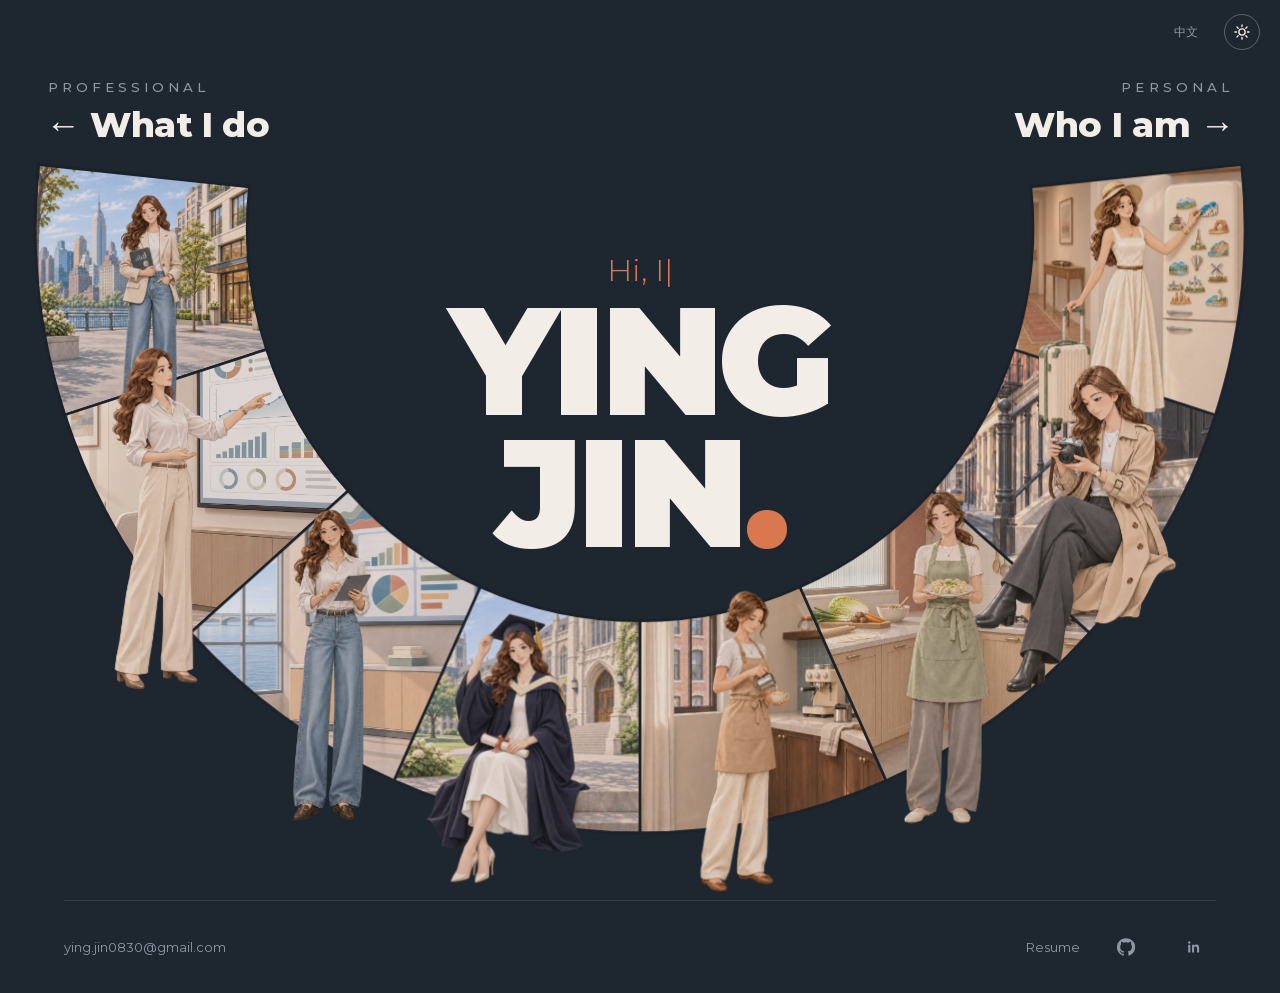
<file: prototype/index.html>
<!doctype html>
<html lang="en" data-mode="dark">
<head>
  <meta charset="utf-8">
  <meta name="viewport" content="width=device-width,initial-scale=1,viewport-fit=cover">
  <meta name="theme-color" content="">
  <meta name="description" content="Ying Jin, New York. Sales, marketing, business operations and a life beyond the résumé.">
  <title>Ying Jin — Work &amp; Life</title>
  <script src="components/mode.js?v=10.0"></script>
  <link rel="preload" href="assets/fonts/montserrat-latin-variable.woff2" as="font" type="font/woff2" crossorigin>
  <link rel="stylesheet" href="editorial.css?v=10.5-inner-aligned">
  <script type="module" src="editorial.js?v=10.5-inner-art"></script>
</head>
<body>
  <a class="skip-link" href="#main">Skip to content</a>
  <div id="site-header"></div>
  <main id="main" tabindex="-1"></main>
  <div id="site-footer"></div>
  <dialog id="detail" aria-labelledby="detail-title">
    <div class="dialog-shell">
      <header class="dialog-toolbar"><span class="kicker" id="detail-kicker"></span><div class="dialog-actions"><a href="assets/docs/Ying-Jin-Resume.pdf" id="resume-save" download="Ying-Jin-Resume.pdf" hidden>Download</a><button type="button" data-close-detail>Close</button></div></header>
      <div id="detail-content" class="dialog-content"></div>
    </div>
  </dialog>
  <div class="sr-only" id="status" role="status" aria-live="polite"></div>
  <noscript><p>Please enable JavaScript to explore Ying’s portfolio. <a href="assets/docs/Ying-Jin-Resume.pdf">Download the résumé</a> or <a href="mailto:ying.jin0830@gmail.com">send an email</a>.</p></noscript>
</body>
</html>
</file>
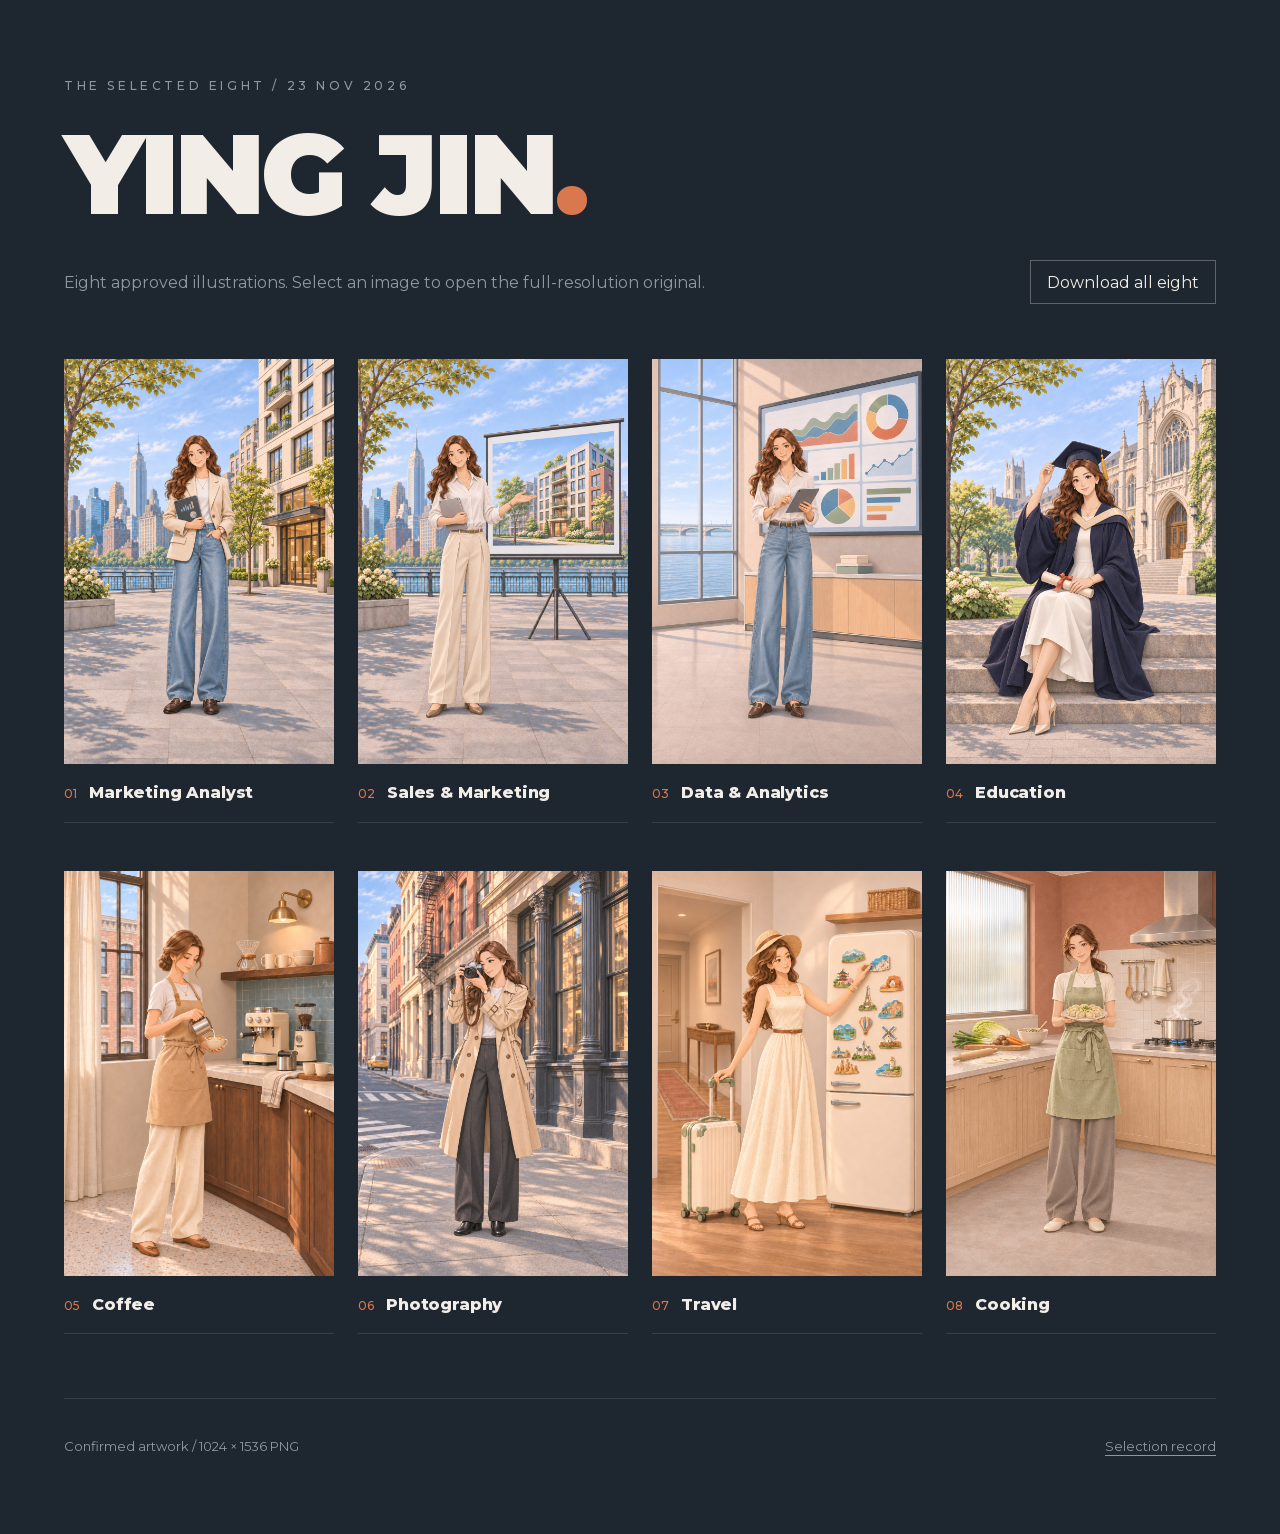
<file: prototype/assets/illustrations/published-style-review/approved/index.html>
<!doctype html>
<html lang="en">
<head>
  <meta charset="utf-8">
  <meta name="viewport" content="width=device-width, initial-scale=1">
  <title>Approved illustrations — Ying Jin</title>
  <link rel="stylesheet" href="../../../../tokens.css">
  <link rel="stylesheet" href="gallery.css">
</head>
<body>
  <main>
    <header>
      <p class="kicker">The selected eight / 23 Nov 2026</p>
      <h1>YING JIN<span>.</span></h1>
      <div class="intro">
        <p>Eight approved illustrations. Select an image to open the full-resolution original.</p>
        <a class="download" href="../ying-jin-approved-illustrations-2026-11-23.zip" download>Download all eight</a>
      </div>
    </header>
    <section class="gallery" aria-label="Eight confirmed illustrations">
      <figure><a href="real-estate.png" aria-label="Open Marketing Analyst illustration"><img src="real-estate.png" width="1024" height="1536" alt="Ying holding a tablet outside completed Manhattan residential buildings."></a><figcaption><span class="number">01</span><h2>Marketing Analyst</h2></figcaption></figure>
      <figure><a href="sales-marketing.png" aria-label="Open Sales and Marketing illustration"><img src="sales-marketing.png" width="1024" height="1536" alt="Ying presenting a residential project in a white blouse and cream trousers."></a><figcaption><span class="number">02</span><h2>Sales &amp; Marketing</h2></figcaption></figure>
      <figure><a href="data-analytics.png" aria-label="Open Data and Analytics illustration"><img src="data-analytics.png" width="1024" height="1536" alt="Ying using a tablet beside data dashboards and a window overlooking a river and bridge."></a><figcaption><span class="number">03</span><h2>Data &amp; Analytics</h2></figcaption></figure>
      <figure><a href="education.png" aria-label="Open Education illustration"><img src="education.png" width="1024" height="1536" alt="Ying seated on campus steps in master's graduation regalia over a white dress and heels."></a><figcaption><span class="number">04</span><h2>Education</h2></figcaption></figure>
      <figure><a href="coffee.png" aria-label="Open Coffee illustration"><img src="coffee.png" width="1024" height="1536" alt="Ying with a low bun making latte art in a warm home coffee corner."></a><figcaption><span class="number">05</span><h2>Coffee</h2></figcaption></figure>
      <figure><a href="photography.png" aria-label="Open Photography illustration"><img src="photography.png" width="1024" height="1536" alt="Ying without a hat, raising a camera on a SoHo street in a trench coat and ankle boots."></a><figcaption><span class="number">06</span><h2>Photography</h2></figcaption></figure>
      <figure><a href="travel.png" aria-label="Open Travel illustration"><img src="travel.png" width="1024" height="1536" alt="Ying in a long ivory dress, straw hat and heeled mules adding a fridge magnet beside her suitcase."></a><figcaption><span class="number">07</span><h2>Travel</h2></figcaption></figure>
      <figure><a href="cooking.png" aria-label="Open Cooking illustration"><img src="cooking.png" width="1024" height="1536" alt="Ying with a low ponytail holding homemade dumplings in a sage apron in her kitchen."></a><figcaption><span class="number">08</span><h2>Cooking</h2></figcaption></figure>
    </section>
    <footer><p>Confirmed artwork / 1024 × 1536 PNG</p><a href="README.md">Selection record</a></footer>
  </main>
</body>
</html>
</file>
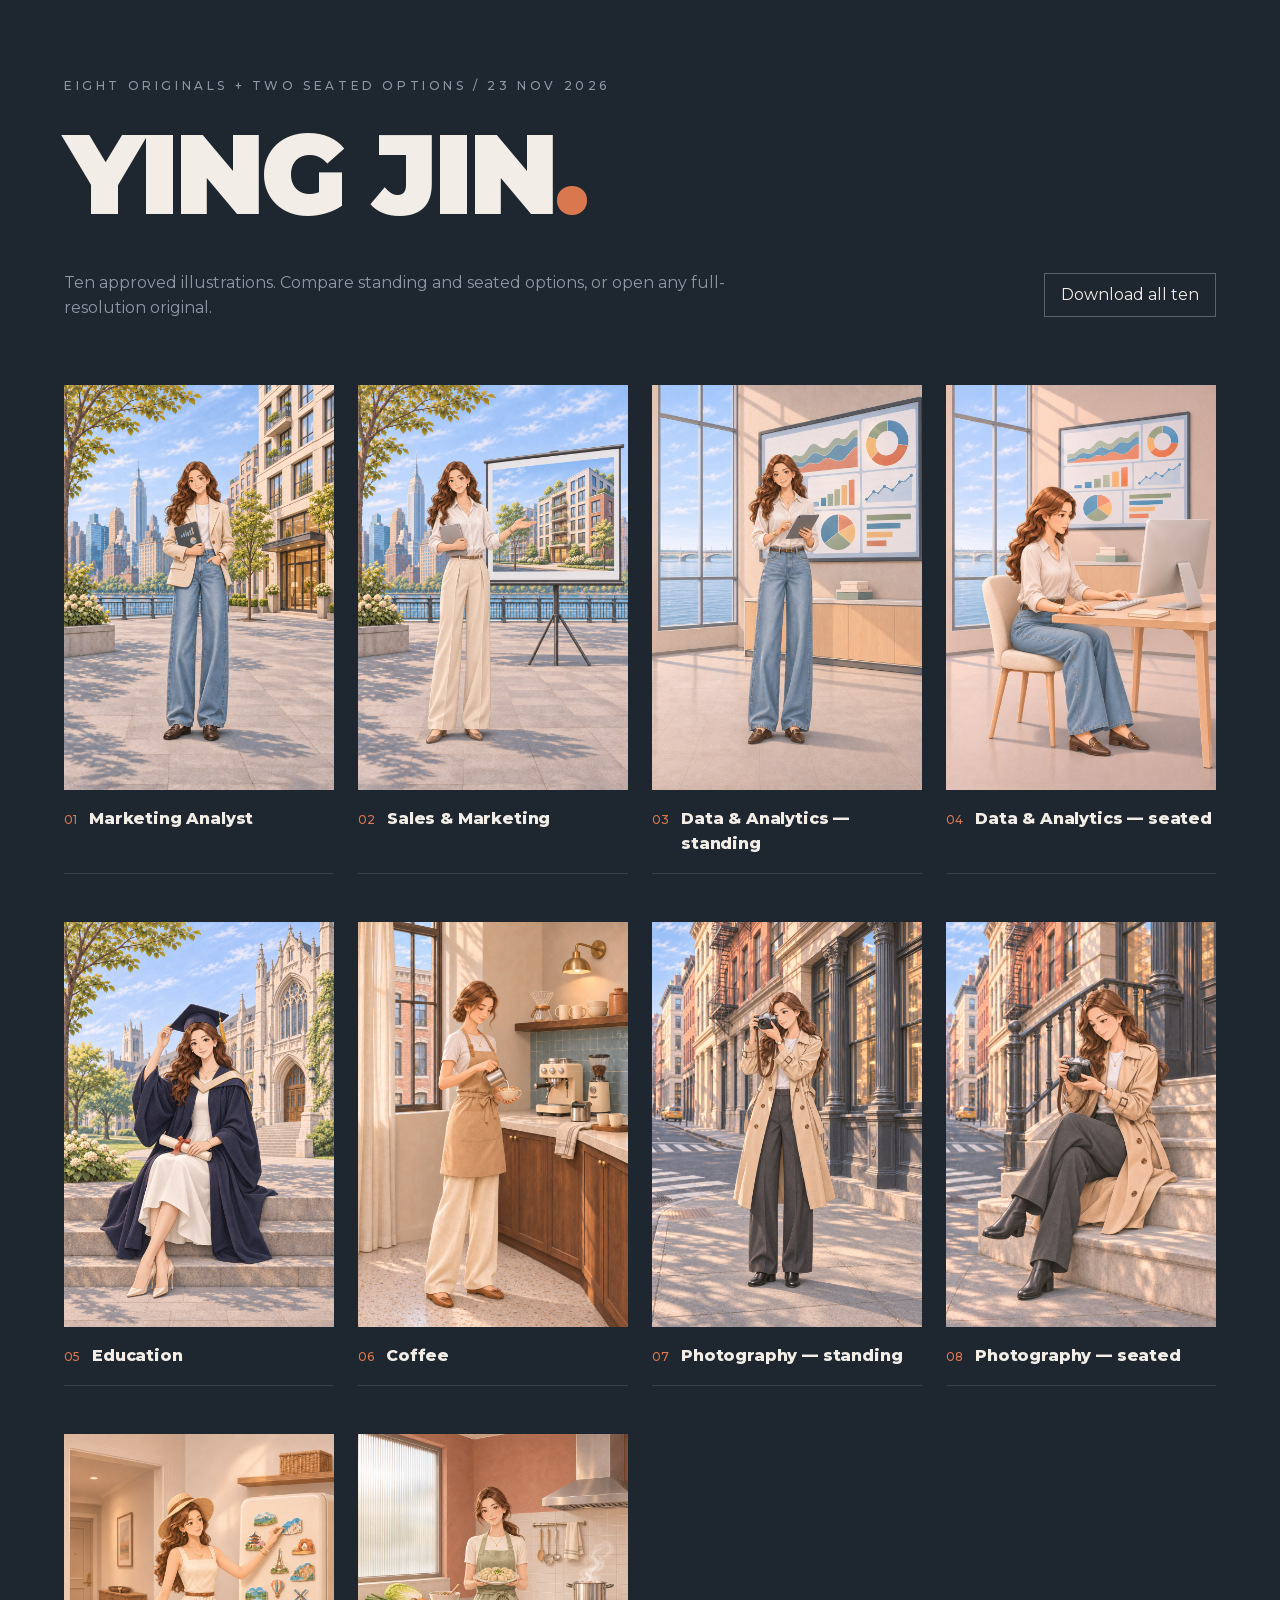
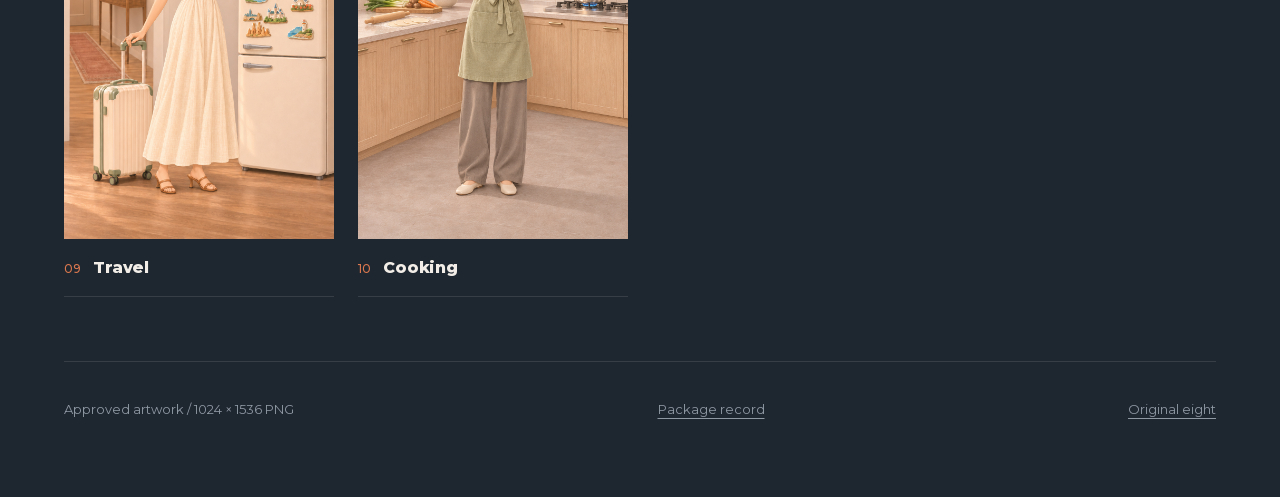
<file: prototype/assets/illustrations/published-style-review/with-alternatives/index.html>
<!doctype html>
<html lang="en">
<head>
  <meta charset="utf-8">
  <meta name="viewport" content="width=device-width, initial-scale=1">
  <title>Ten approved illustrations — Ying Jin</title>
  <link rel="stylesheet" href="../../../../tokens.css">
  <link rel="stylesheet" href="../approved/gallery.css">
</head>
<body>
  <main>
    <header>
      <p class="kicker">Eight originals + two seated options / 23 Nov 2026</p>
      <h1>YING JIN<span>.</span></h1>
      <div class="intro">
        <p>Ten approved illustrations. Compare standing and seated options, or open any full-resolution original.</p>
        <a class="download" href="../ying-jin-illustrations-10-with-alternatives-2026-11-23.zip" download>Download all ten</a>
      </div>
    </header>
    <section class="gallery" aria-label="Eight approved originals and two approved seated alternatives">
      <figure><a href="real-estate.png" aria-label="Open Marketing Analyst illustration"><img src="real-estate.png" width="1024" height="1536" alt="Ying holding a tablet outside completed Manhattan residential buildings."></a><figcaption><span class="number">01</span><h2>Marketing Analyst</h2></figcaption></figure>
      <figure><a href="sales-marketing.png" aria-label="Open Sales &amp; Marketing illustration"><img src="sales-marketing.png" width="1024" height="1536" alt="Ying presenting a residential project in a white blouse and cream trousers."></a><figcaption><span class="number">02</span><h2>Sales &amp; Marketing</h2></figcaption></figure>
      <figure><a href="data-analytics.png" aria-label="Open Data &amp; Analytics — standing illustration"><img src="data-analytics.png" width="1024" height="1536" alt="Ying using a tablet beside data dashboards and a window overlooking a river and bridge."></a><figcaption><span class="number">03</span><h2>Data &amp; Analytics — standing</h2></figcaption></figure>
      <figure><a href="data-analytics-seated.png" aria-label="Open Data &amp; Analytics — seated illustration"><img src="data-analytics-seated.png" width="1024" height="1536" alt="Ying seated at a computer and looking toward her work; the monitor back faces the viewer."></a><figcaption><span class="number">04</span><h2>Data &amp; Analytics — seated</h2></figcaption></figure>
      <figure><a href="education.png" aria-label="Open Education illustration"><img src="education.png" width="1024" height="1536" alt="Ying seated on campus steps in master&#x27;s graduation regalia over a white dress and heels."></a><figcaption><span class="number">05</span><h2>Education</h2></figcaption></figure>
      <figure><a href="coffee.png" aria-label="Open Coffee illustration"><img src="coffee.png" width="1024" height="1536" alt="Ying with a low bun making latte art in a warm home coffee corner."></a><figcaption><span class="number">06</span><h2>Coffee</h2></figcaption></figure>
      <figure><a href="photography.png" aria-label="Open Photography — standing illustration"><img src="photography.png" width="1024" height="1536" alt="Ying without a hat, raising a camera on a SoHo street in a trench coat and ankle boots."></a><figcaption><span class="number">07</span><h2>Photography — standing</h2></figcaption></figure>
      <figure><a href="photography-seated.png" aria-label="Open Photography — seated illustration"><img src="photography-seated.png" width="1024" height="1536" alt="Ying seated on SoHo stone steps, legs crossed, reviewing photos with the camera rear screen facing her."></a><figcaption><span class="number">08</span><h2>Photography — seated</h2></figcaption></figure>
      <figure><a href="travel.png" aria-label="Open Travel illustration"><img src="travel.png" width="1024" height="1536" alt="Ying in a long ivory dress, straw hat and heeled mules adding a fridge magnet beside her suitcase."></a><figcaption><span class="number">09</span><h2>Travel</h2></figcaption></figure>
      <figure><a href="cooking.png" aria-label="Open Cooking illustration"><img src="cooking.png" width="1024" height="1536" alt="Ying with a low ponytail holding homemade dumplings in a sage apron in her kitchen."></a><figcaption><span class="number">10</span><h2>Cooking</h2></figcaption></figure>
    </section>
    <footer><p>Approved artwork / 1024 × 1536 PNG</p><a href="README.md">Package record</a><a href="../approved/index.html">Original eight</a></footer>
  </main>
</body>
</html>
</file>
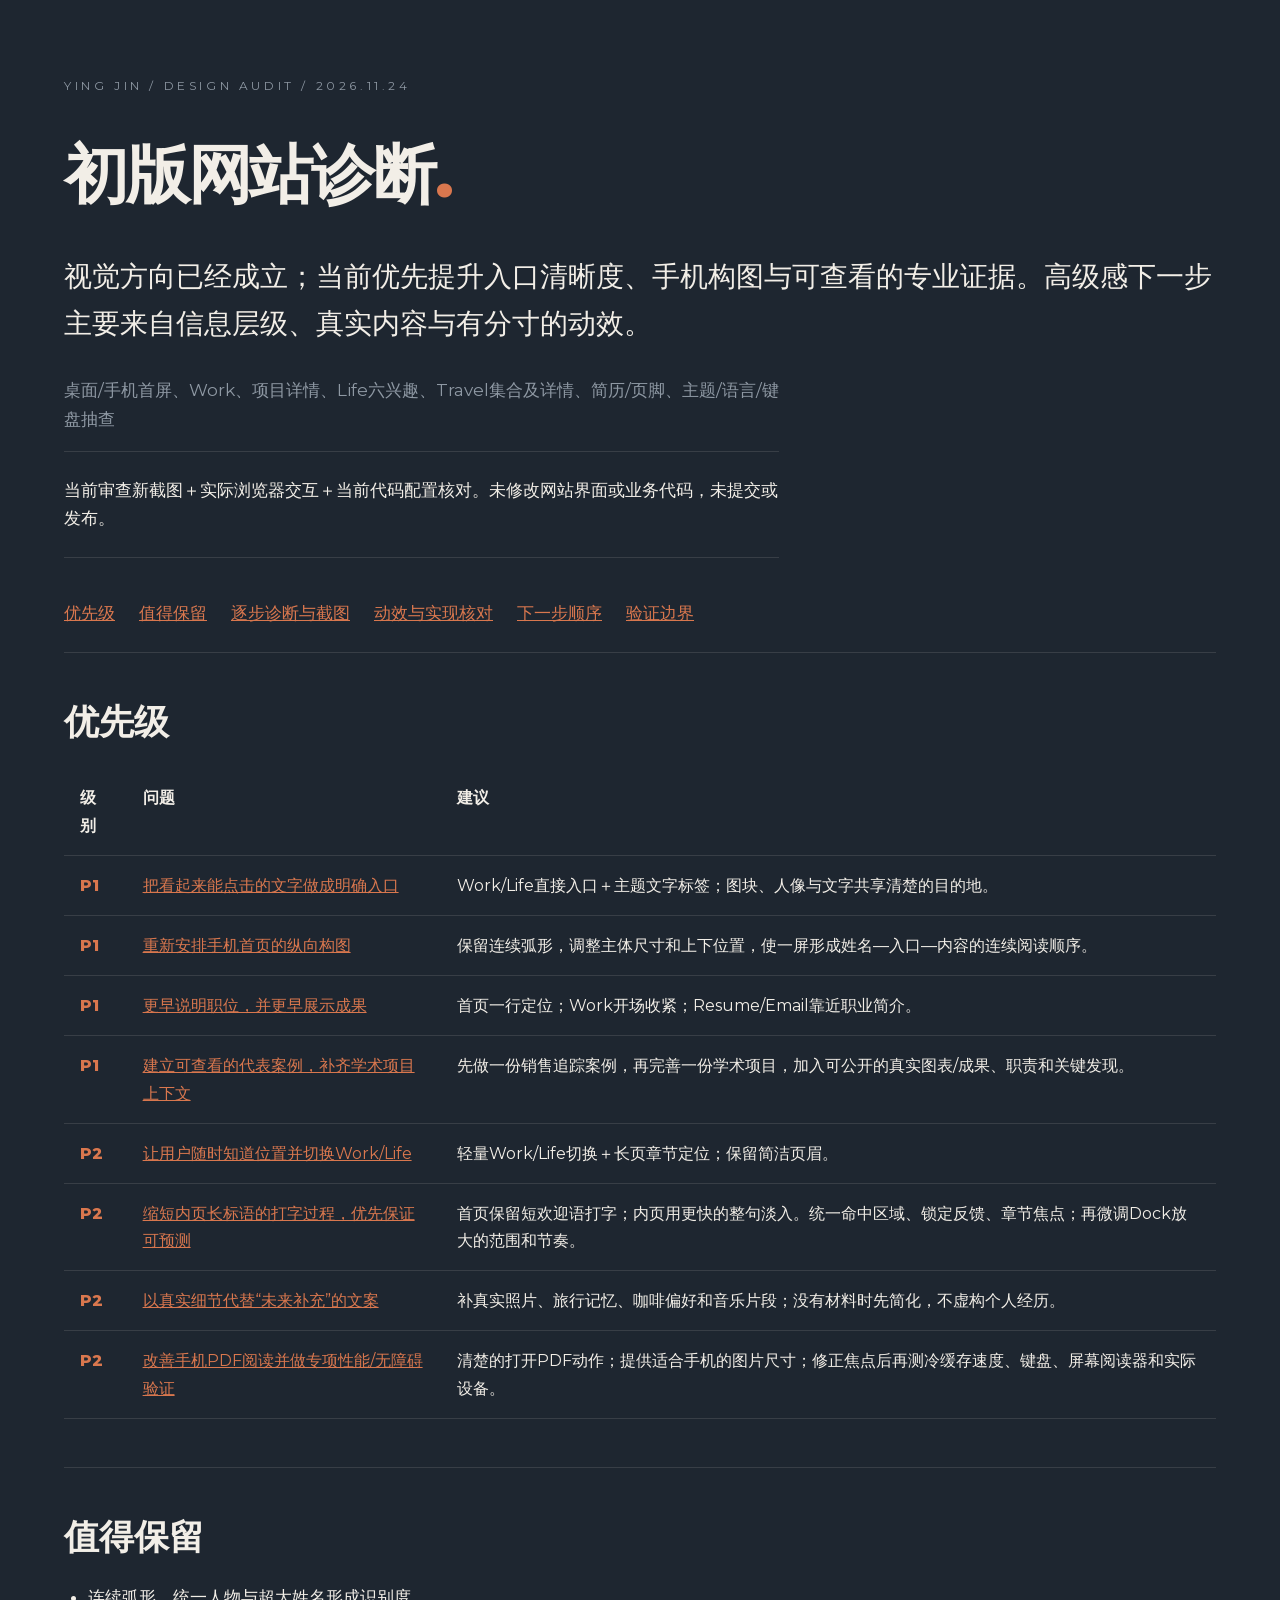
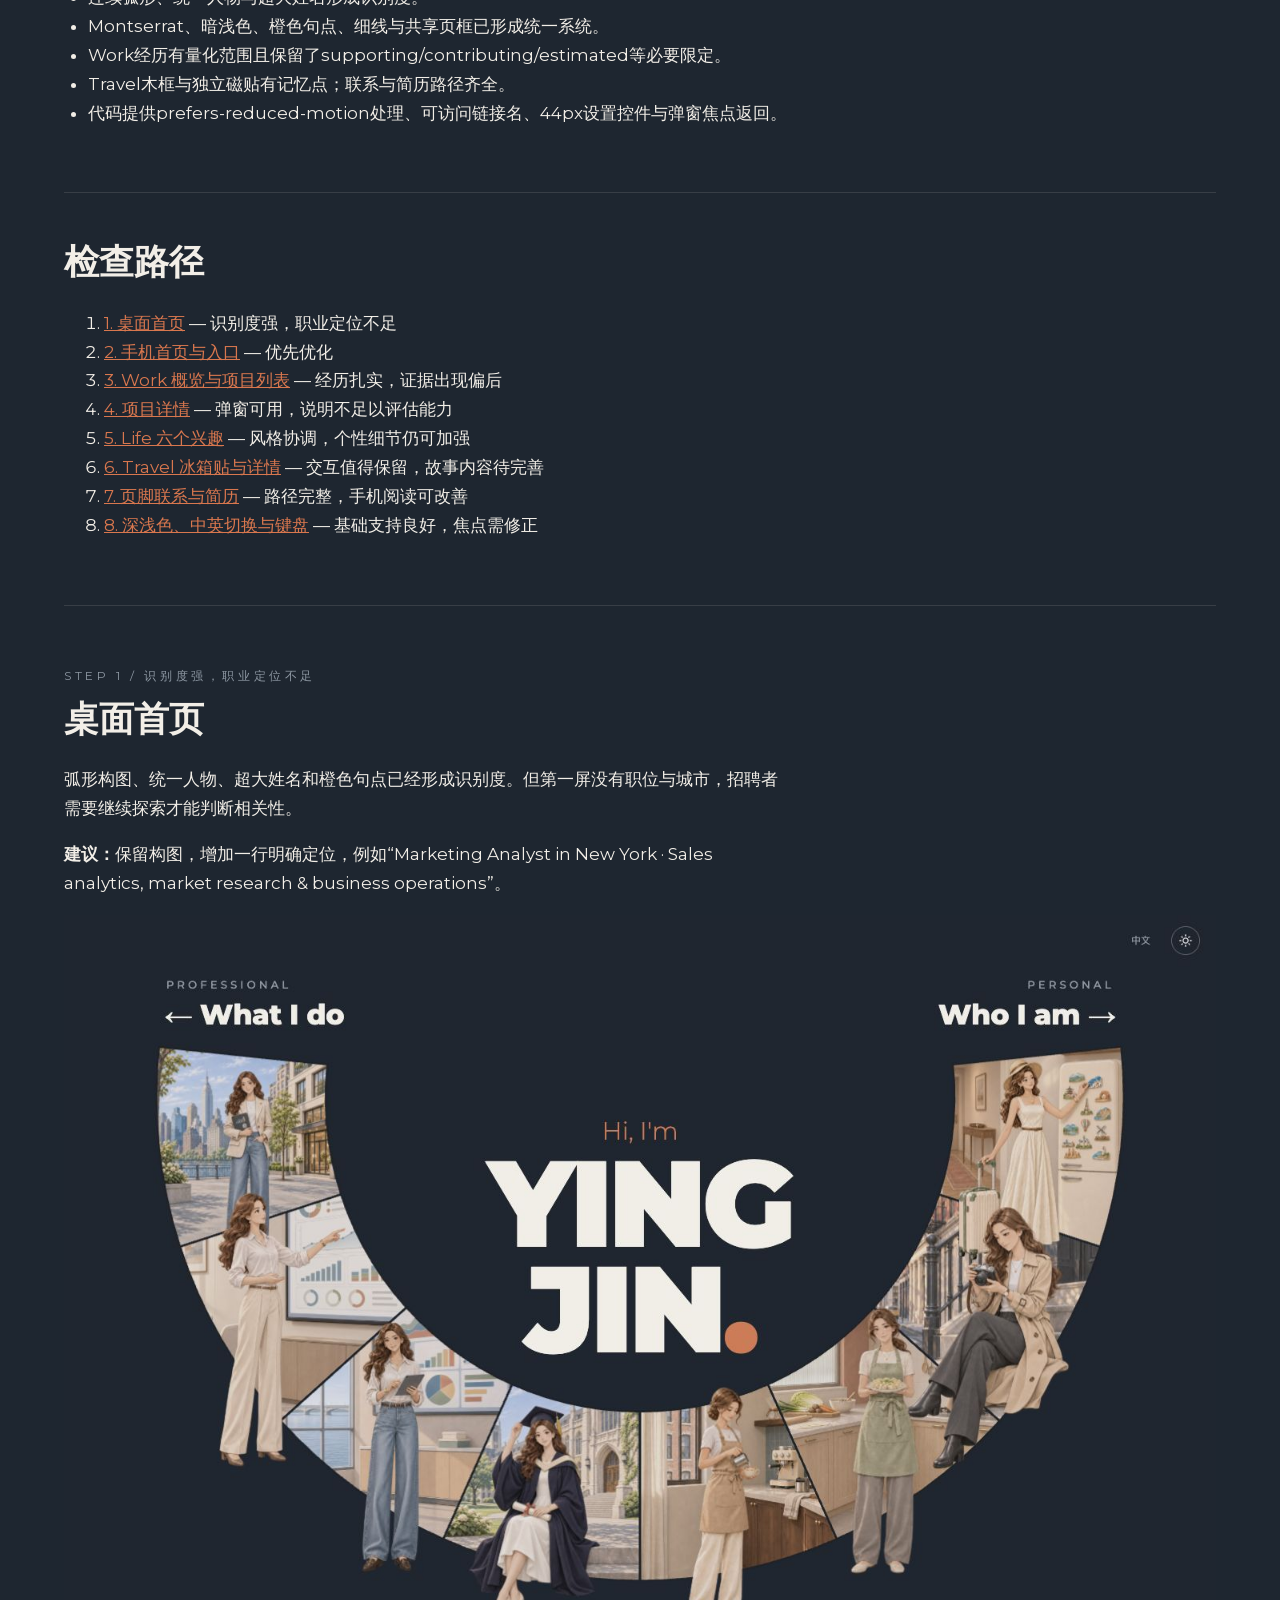
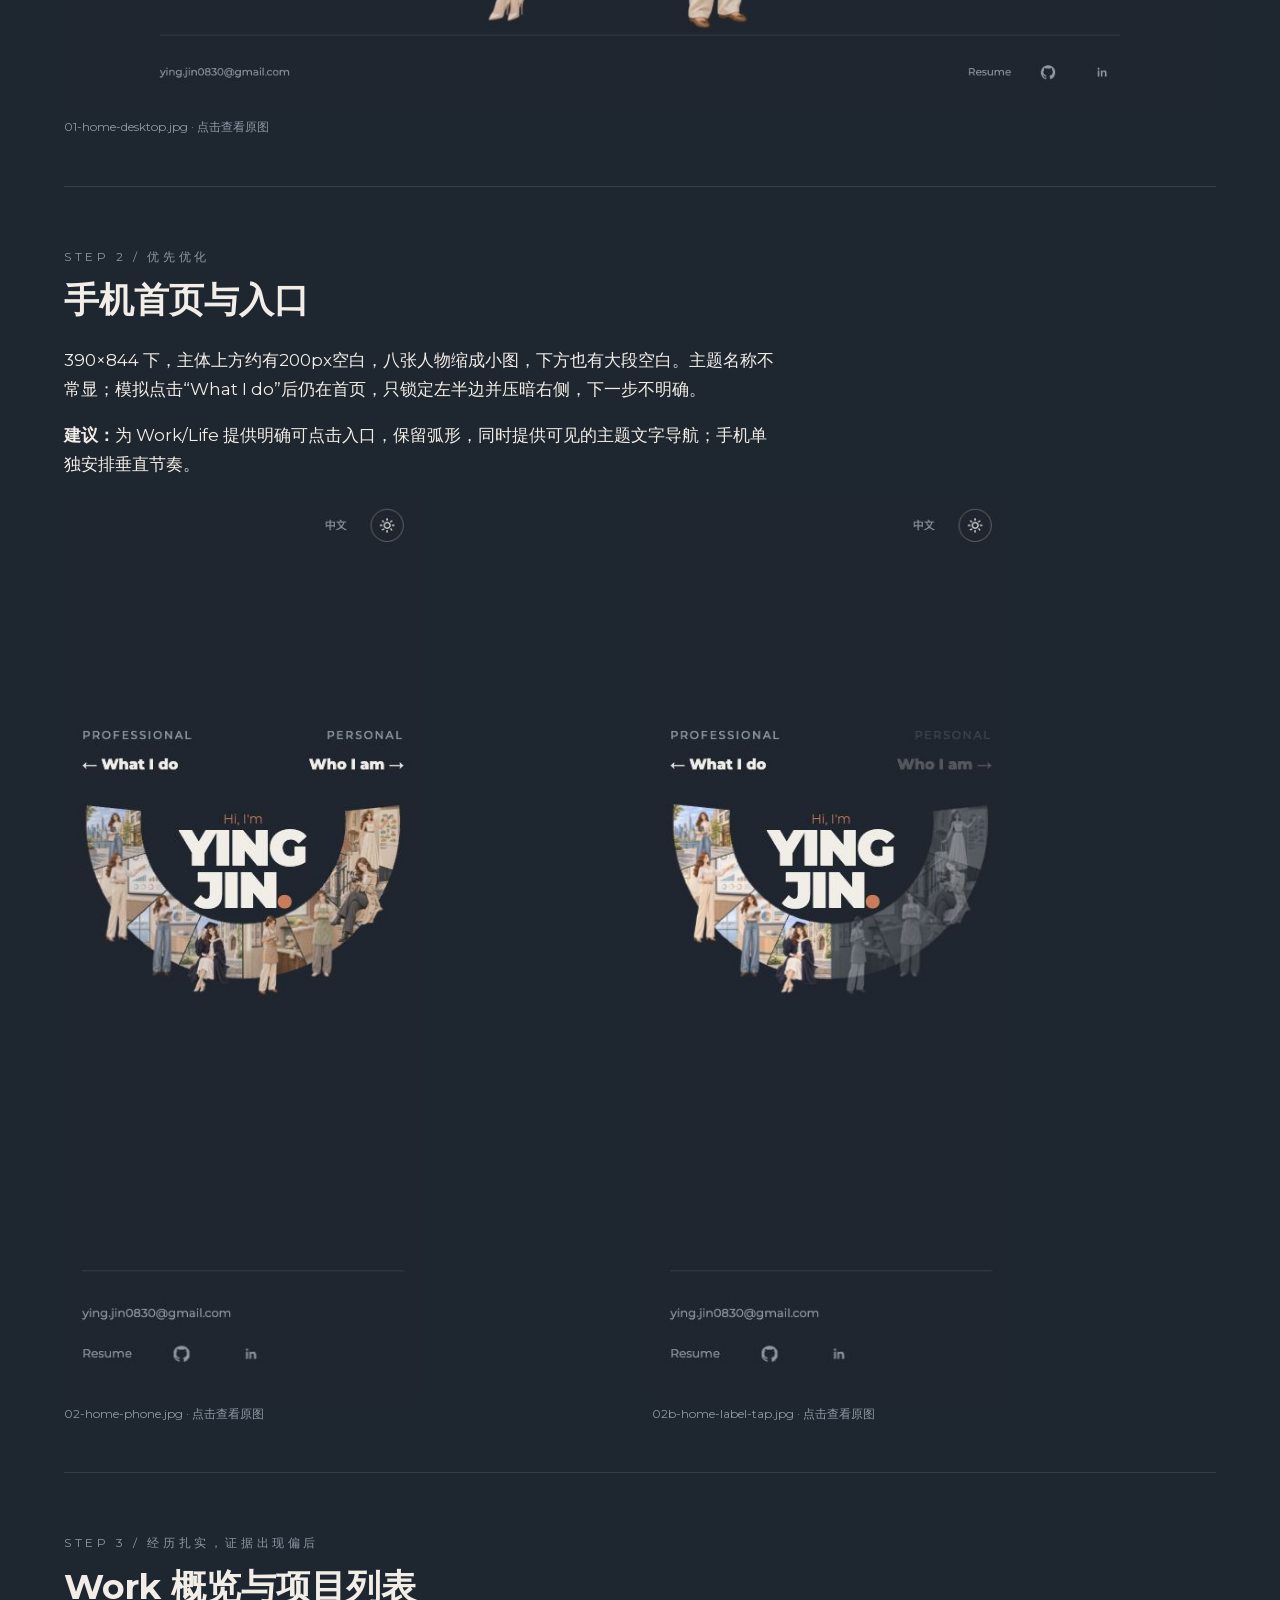
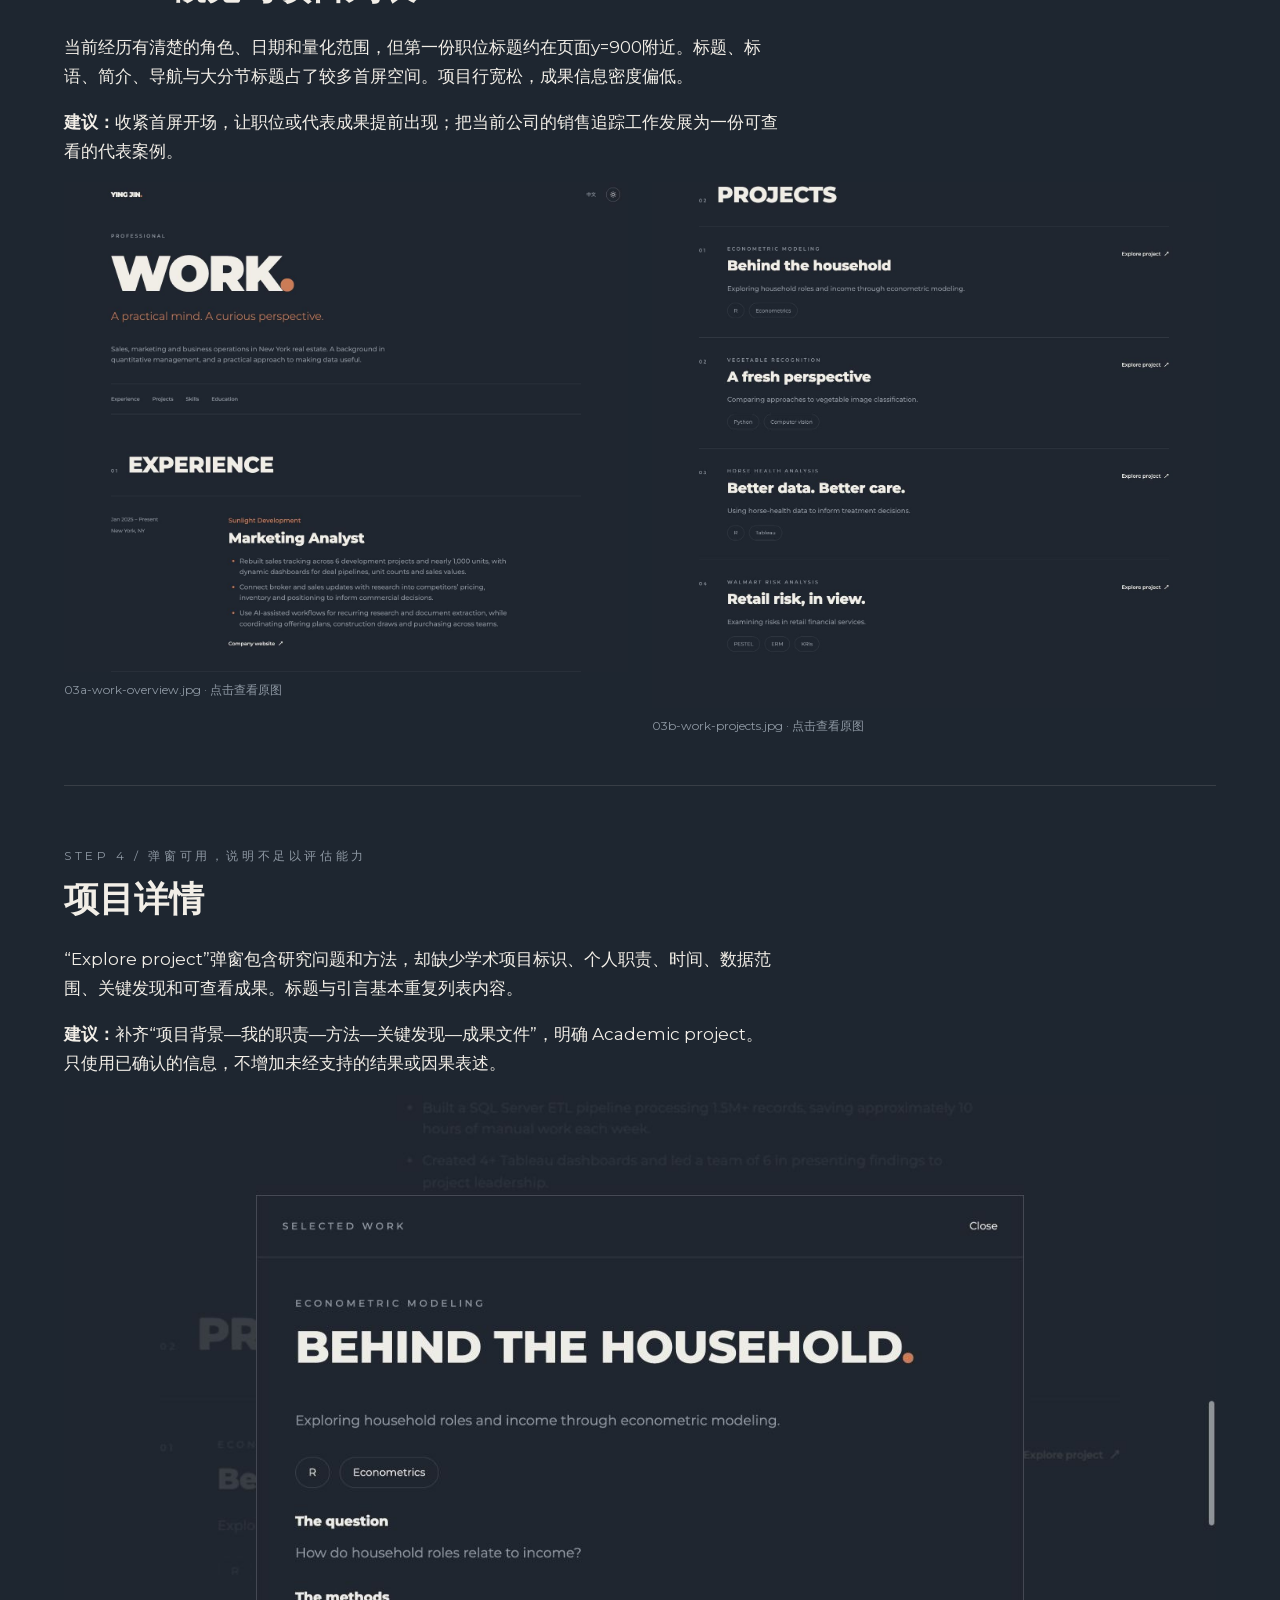
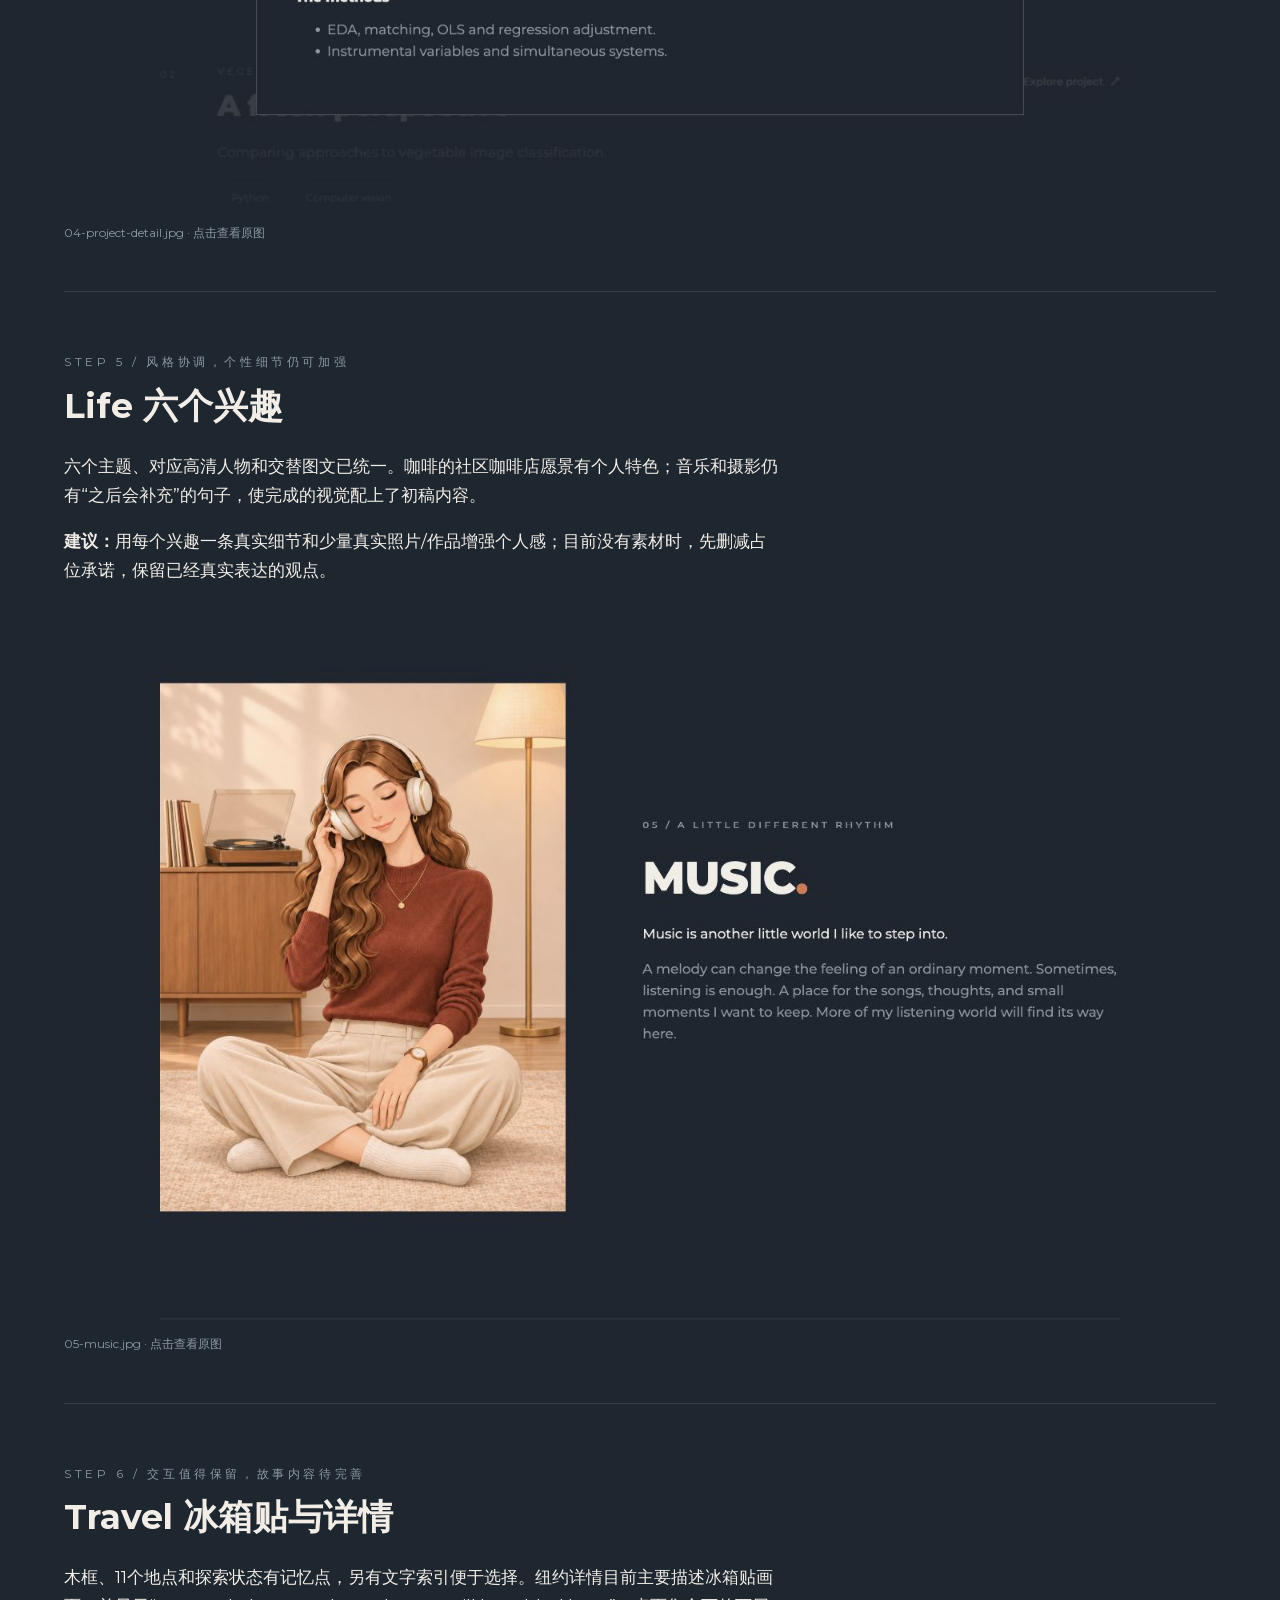
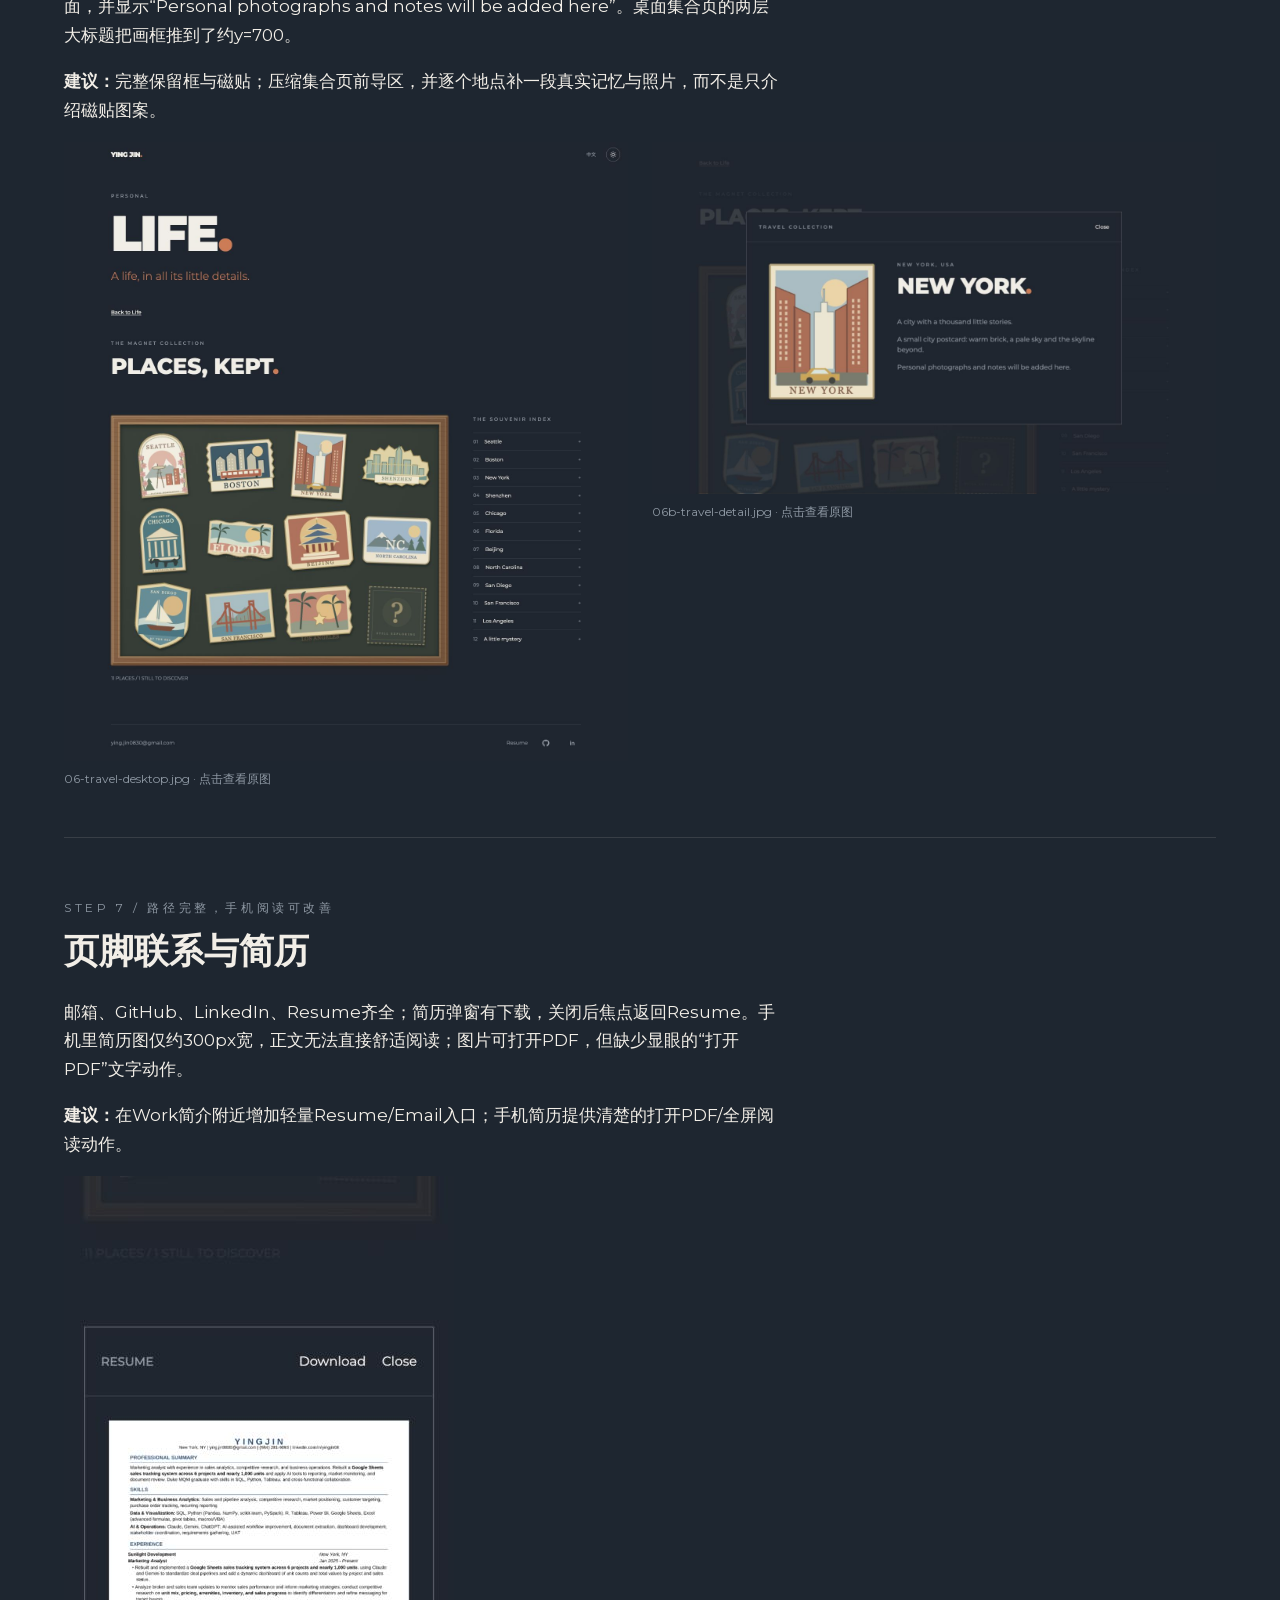
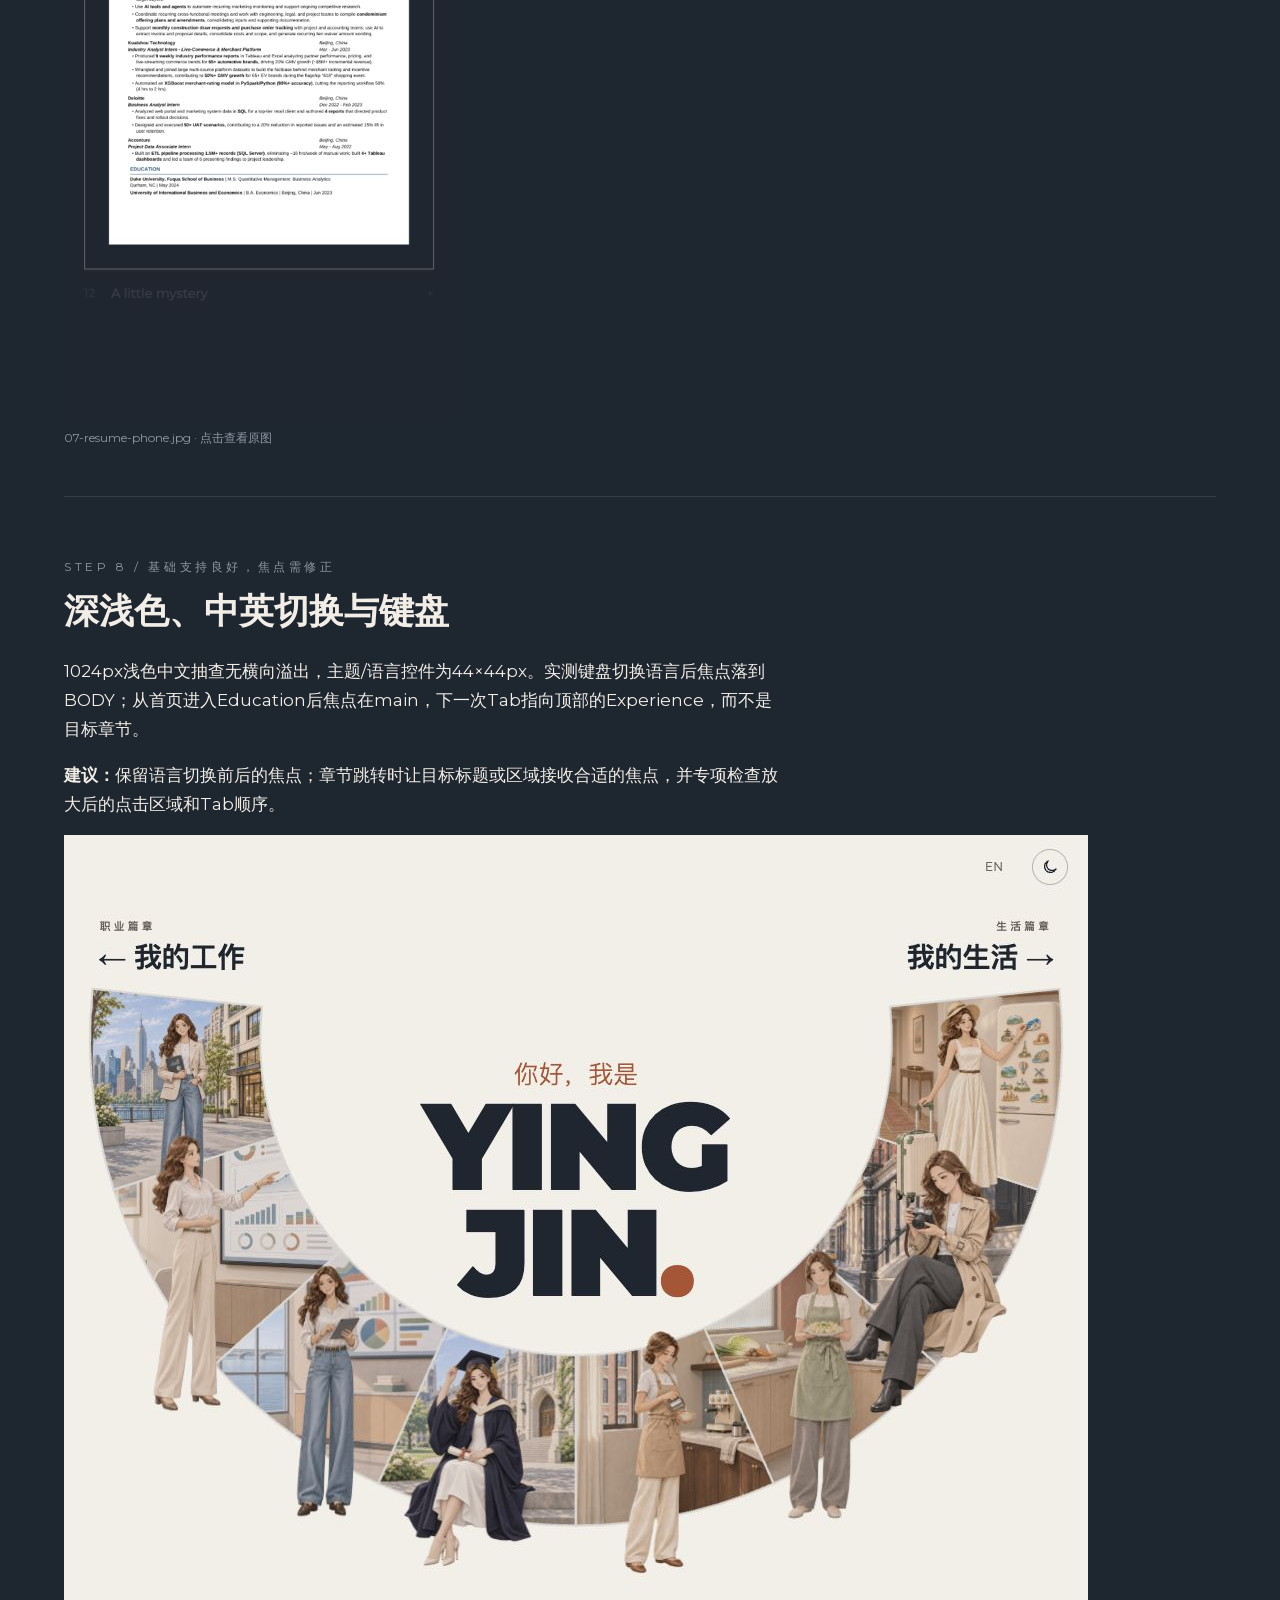
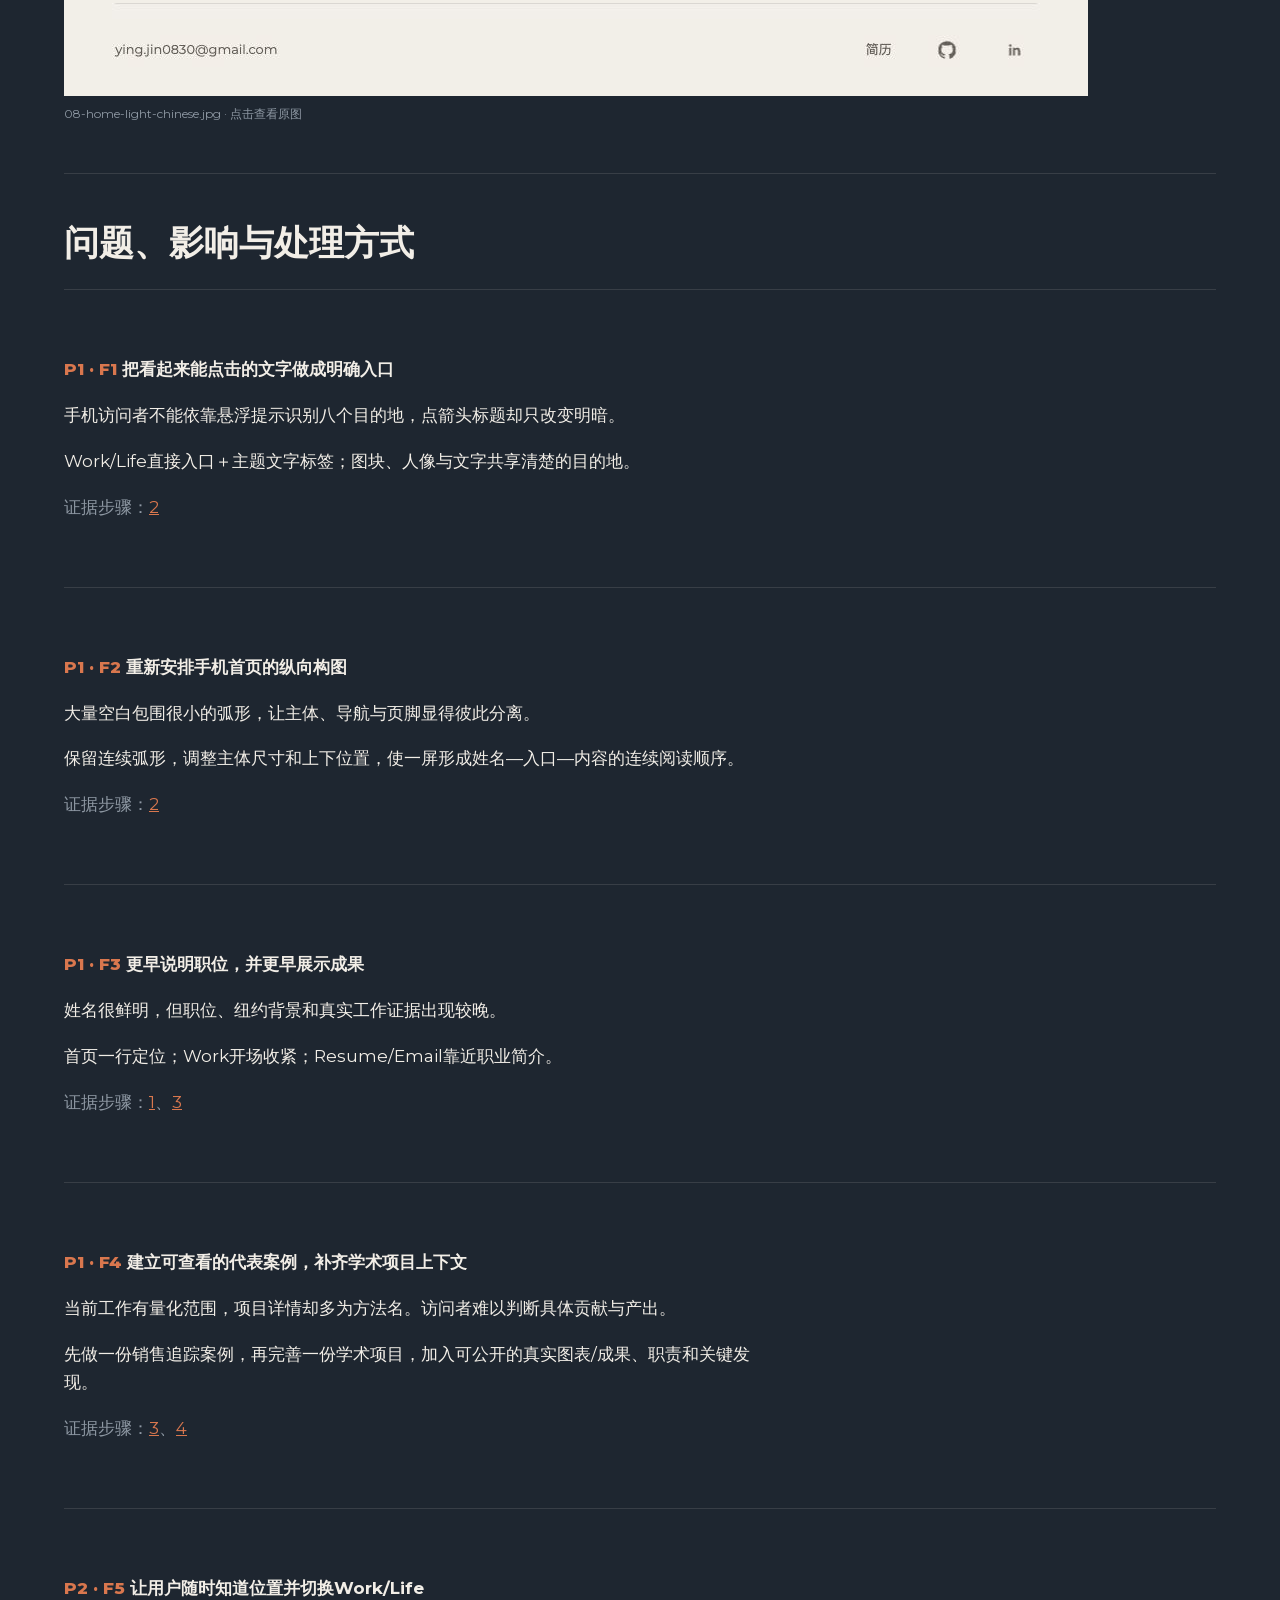
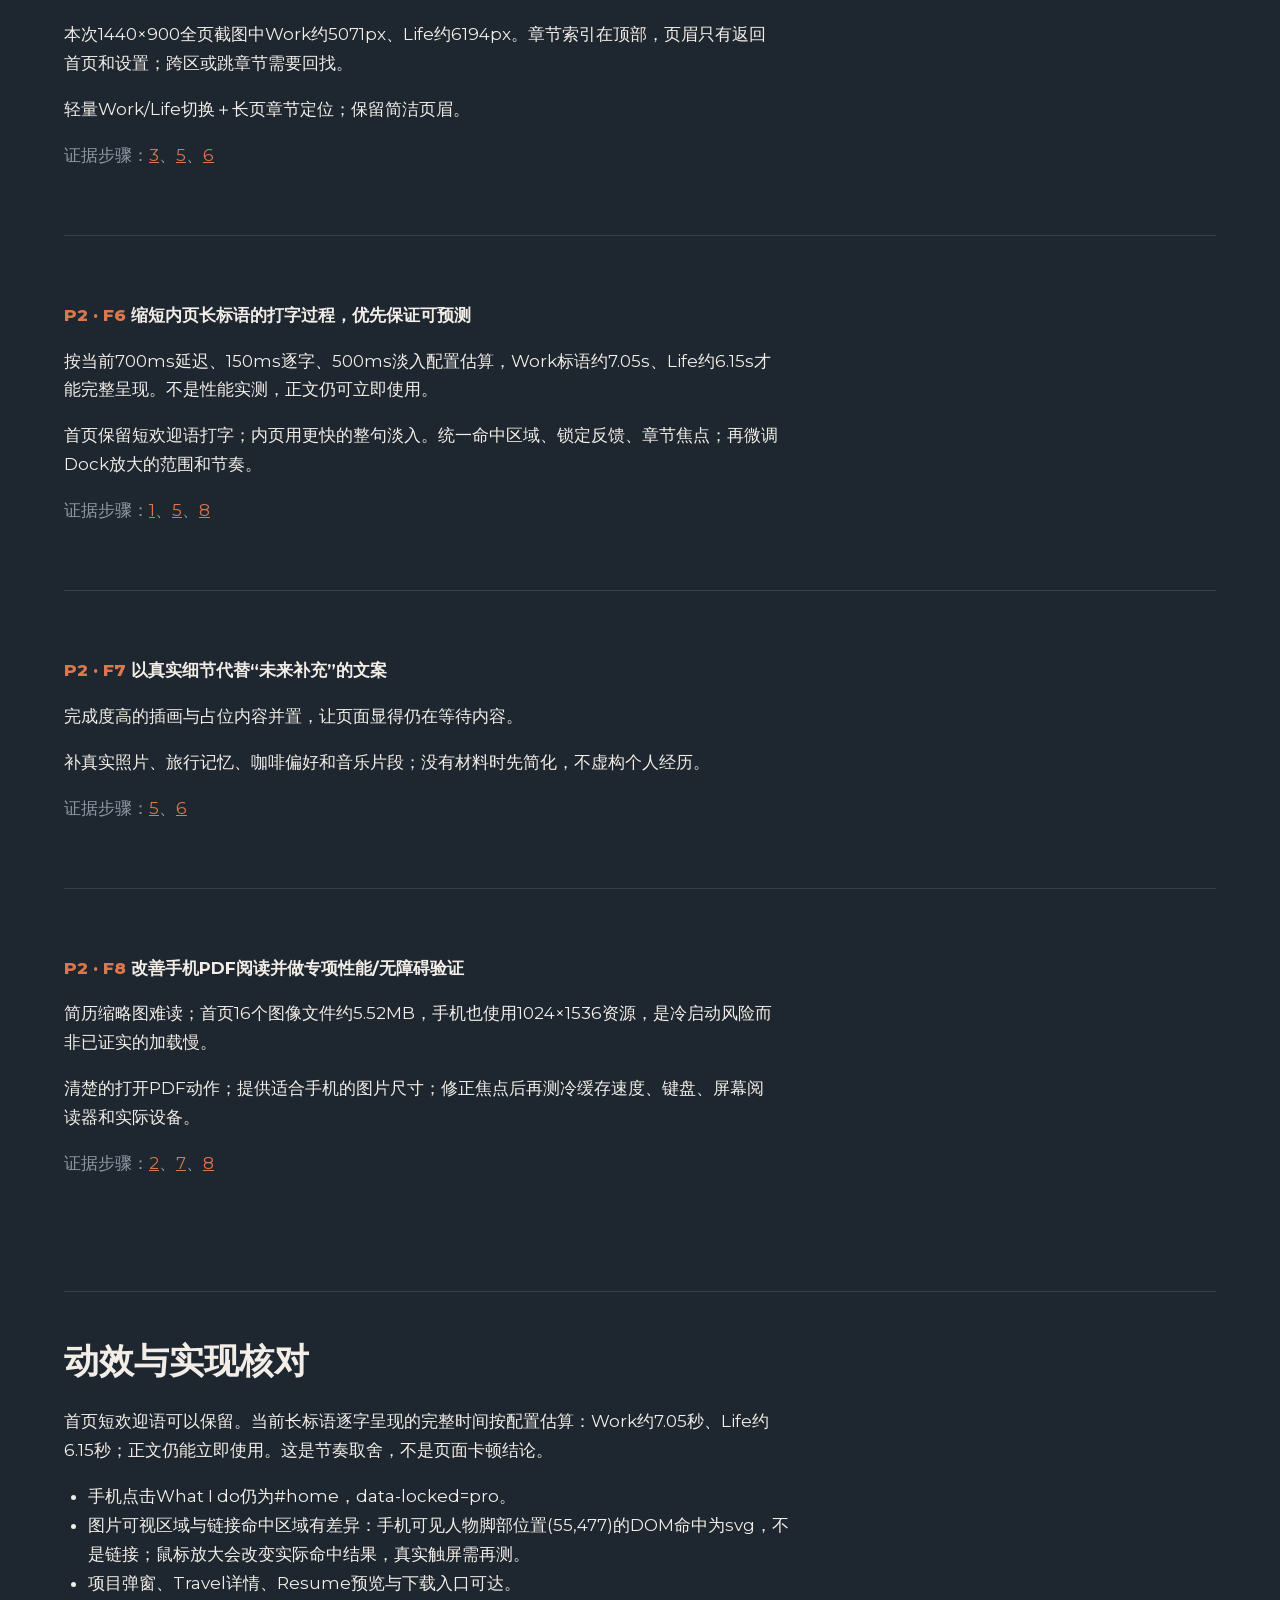
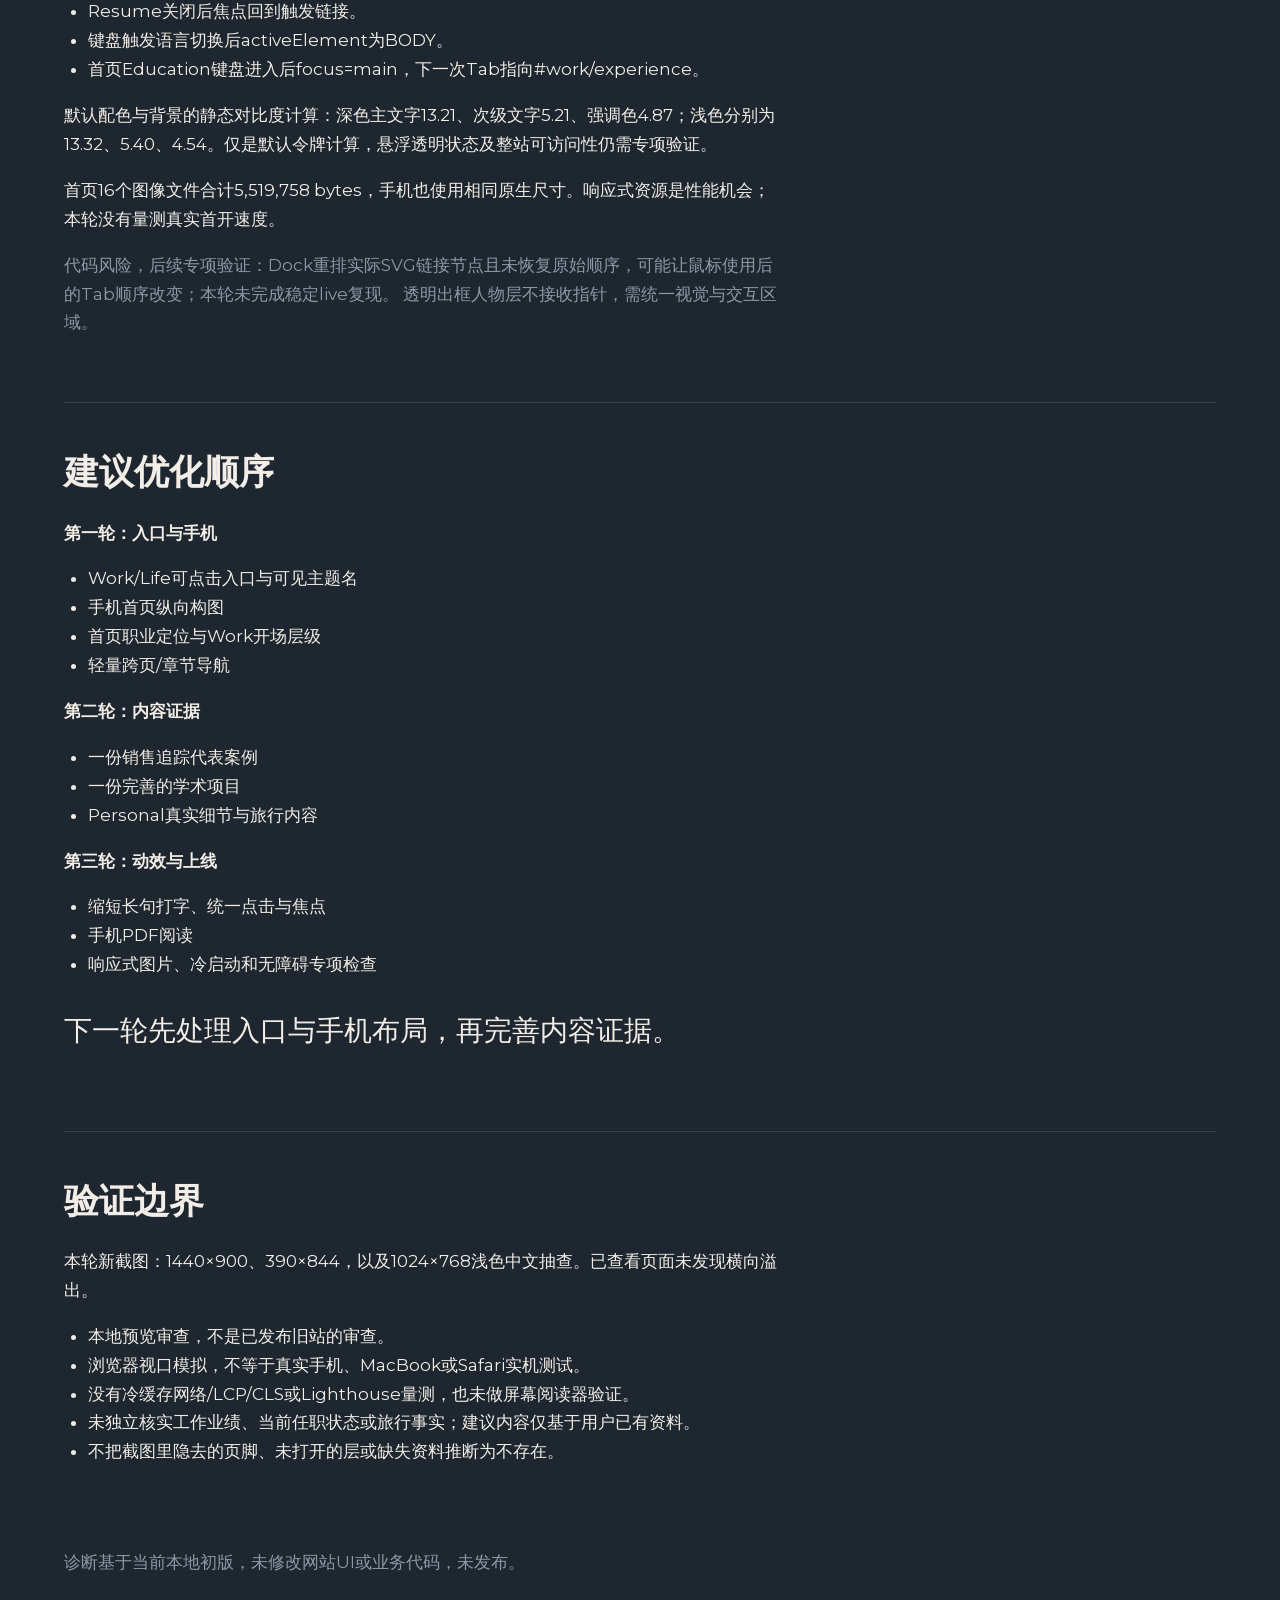
<file: docs/audits/2026-11-24/report.html>
<!doctype html><html lang="zh-CN"><head><meta charset="utf-8"><meta name="viewport" content="width=device-width,initial-scale=1"><title>Ying Jin · 初版设计诊断 · 2026-11-24</title><link rel="stylesheet" href="tokens.css"><style>
*{box-sizing:border-box}body{margin:0;background:var(--bg);color:var(--ink);font-family:var(--font-family);font-size:var(--text-lg);line-height:1.7}main{max-width:var(--page-max);margin:auto;padding:var(--space-8) var(--space-5)}h1{font-size:clamp(32px,5vw,64px);line-height:1.1;letter-spacing:var(--tracking-display);font-weight:var(--weight-display)}h2{font-size:var(--title-sm);line-height:1.25;margin:0 0 var(--space-5)}h3{font-size:var(--text-lg)}p,li{max-width:var(--measure)}a{color:var(--accent)}.kicker{letter-spacing:var(--tracking-kicker);font-size:var(--text-xs);color:var(--muted)}.muted,figcaption{color:var(--muted)}section,article{border-top:1px solid var(--line);padding-block:var(--space-7)}nav{display:flex;flex-wrap:wrap;gap:var(--space-5);padding-block:var(--space-5)}table{border-collapse:collapse;width:100%;font-size:var(--text-md)}td,th{border-bottom:1px solid var(--line);text-align:left;padding:var(--space-4);vertical-align:top}.table-scroll{overflow-x:auto}.shots{display:grid;grid-template-columns:repeat(auto-fit,minmax(min(100%,300px),1fr));gap:var(--space-5);align-items:start}figure{margin:0}img{max-width:100%;height:auto;display:block;max-height:900px;object-fit:contain;object-position:left top}figcaption{font-size:var(--text-xs);margin-top:var(--space-2)}.priority{color:var(--accent);font-weight:var(--weight-heading)}.lead{font-size:var(--text-lead);color:var(--ink)}.notice{padding-block:var(--space-5);border-block:1px solid var(--line)}ul{padding-left:var(--space-5)}@media(max-width:700px){main{padding-top:var(--space-7)}td,th{padding:var(--space-3)}} </style></head><body><main>
<header><p class="kicker">YING JIN / DESIGN AUDIT / 2026.11.24</p><h1>初版网站诊断<span class="priority">.</span></h1><p class="lead">视觉方向已经成立；当前优先提升入口清晰度、手机构图与可查看的专业证据。高级感下一步主要来自信息层级、真实内容与有分寸的动效。</p><p class="muted">桌面/手机首屏、Work、项目详情、Life六兴趣、Travel集合及详情、简历/页脚、主题/语言/键盘抽查</p><p class="notice">当前审查新截图＋实际浏览器交互＋当前代码配置核对。未修改网站界面或业务代码，未提交或发布。</p></header>
<nav><a href="#priorities">优先级</a><a href="#strengths">值得保留</a><a href="#flow">逐步诊断与截图</a><a href="#motion">动效与实现核对</a><a href="#next">下一步顺序</a><a href="#limits">验证边界</a></nav>
<section id="priorities"><h2>优先级</h2><div class="table-scroll"><table><thead><tr><th>级别</th><th>问题</th><th>建议</th></tr></thead><tbody><tr><td class="priority">P1</td><td><a href="#F1">把看起来能点击的文字做成明确入口</a></td><td>Work/Life直接入口＋主题文字标签；图块、人像与文字共享清楚的目的地。</td></tr><tr><td class="priority">P1</td><td><a href="#F2">重新安排手机首页的纵向构图</a></td><td>保留连续弧形，调整主体尺寸和上下位置，使一屏形成姓名—入口—内容的连续阅读顺序。</td></tr><tr><td class="priority">P1</td><td><a href="#F3">更早说明职位，并更早展示成果</a></td><td>首页一行定位；Work开场收紧；Resume/Email靠近职业简介。</td></tr><tr><td class="priority">P1</td><td><a href="#F4">建立可查看的代表案例，补齐学术项目上下文</a></td><td>先做一份销售追踪案例，再完善一份学术项目，加入可公开的真实图表/成果、职责和关键发现。</td></tr><tr><td class="priority">P2</td><td><a href="#F5">让用户随时知道位置并切换Work/Life</a></td><td>轻量Work/Life切换＋长页章节定位；保留简洁页眉。</td></tr><tr><td class="priority">P2</td><td><a href="#F6">缩短内页长标语的打字过程，优先保证可预测</a></td><td>首页保留短欢迎语打字；内页用更快的整句淡入。统一命中区域、锁定反馈、章节焦点；再微调Dock放大的范围和节奏。</td></tr><tr><td class="priority">P2</td><td><a href="#F7">以真实细节代替“未来补充”的文案</a></td><td>补真实照片、旅行记忆、咖啡偏好和音乐片段；没有材料时先简化，不虚构个人经历。</td></tr><tr><td class="priority">P2</td><td><a href="#F8">改善手机PDF阅读并做专项性能/无障碍验证</a></td><td>清楚的打开PDF动作；提供适合手机的图片尺寸；修正焦点后再测冷缓存速度、键盘、屏幕阅读器和实际设备。</td></tr></tbody></table></div></section>
<section id="strengths"><h2>值得保留</h2><ul><li>连续弧形、统一人物与超大姓名形成识别度。</li><li>Montserrat、暗浅色、橙色句点、细线与共享页框已形成统一系统。</li><li>Work经历有量化范围且保留了supporting/contributing/estimated等必要限定。</li><li>Travel木框与独立磁贴有记忆点；联系与简历路径齐全。</li><li>代码提供prefers-reduced-motion处理、可访问链接名、44px设置控件与弹窗焦点返回。</li></ul></section>
<section id="flow"><h2>检查路径</h2><ol><li><a href="#step-1">1. 桌面首页</a> — 识别度强，职业定位不足</li><li><a href="#step-2">2. 手机首页与入口</a> — 优先优化</li><li><a href="#step-3">3. Work 概览与项目列表</a> — 经历扎实，证据出现偏后</li><li><a href="#step-4">4. 项目详情</a> — 弹窗可用，说明不足以评估能力</li><li><a href="#step-5">5. Life 六个兴趣</a> — 风格协调，个性细节仍可加强</li><li><a href="#step-6">6. Travel 冰箱贴与详情</a> — 交互值得保留，故事内容待完善</li><li><a href="#step-7">7. 页脚联系与简历</a> — 路径完整，手机阅读可改善</li><li><a href="#step-8">8. 深浅色、中英切换与键盘</a> — 基础支持良好，焦点需修正</li></ol></section>
<section id="step-1"><p class="kicker">STEP 1 / 识别度强，职业定位不足</p><h2>桌面首页</h2><p>弧形构图、统一人物、超大姓名和橙色句点已经形成识别度。但第一屏没有职位与城市，招聘者需要继续探索才能判断相关性。</p><p><strong>建议：</strong>保留构图，增加一行明确定位，例如“Marketing Analyst in New York · Sales analytics, market research &amp; business operations”。</p><div class="shots"><figure><a href="01-home-desktop.jpg" target="_blank"><img src="01-home-desktop.jpg" alt="01-home-desktop.jpg" loading="lazy"></a><figcaption>01-home-desktop.jpg · 点击查看原图</figcaption></figure></div></section><section id="step-2"><p class="kicker">STEP 2 / 优先优化</p><h2>手机首页与入口</h2><p>390×844 下，主体上方约有200px空白，八张人物缩成小图，下方也有大段空白。主题名称不常显；模拟点击“What I do”后仍在首页，只锁定左半边并压暗右侧，下一步不明确。</p><p><strong>建议：</strong>为 Work/Life 提供明确可点击入口，保留弧形，同时提供可见的主题文字导航；手机单独安排垂直节奏。</p><div class="shots"><figure><a href="02-home-phone.jpg" target="_blank"><img src="02-home-phone.jpg" alt="02-home-phone.jpg" loading="lazy"></a><figcaption>02-home-phone.jpg · 点击查看原图</figcaption></figure><figure><a href="02b-home-label-tap.jpg" target="_blank"><img src="02b-home-label-tap.jpg" alt="02b-home-label-tap.jpg" loading="lazy"></a><figcaption>02b-home-label-tap.jpg · 点击查看原图</figcaption></figure></div></section><section id="step-3"><p class="kicker">STEP 3 / 经历扎实，证据出现偏后</p><h2>Work 概览与项目列表</h2><p>当前经历有清楚的角色、日期和量化范围，但第一份职位标题约在页面y=900附近。标题、标语、简介、导航与大分节标题占了较多首屏空间。项目行宽松，成果信息密度偏低。</p><p><strong>建议：</strong>收紧首屏开场，让职位或代表成果提前出现；把当前公司的销售追踪工作发展为一份可查看的代表案例。</p><div class="shots"><figure><a href="03a-work-overview.jpg" target="_blank"><img src="03a-work-overview.jpg" alt="03a-work-overview.jpg" loading="lazy"></a><figcaption>03a-work-overview.jpg · 点击查看原图</figcaption></figure><figure><a href="03b-work-projects.jpg" target="_blank"><img src="03b-work-projects.jpg" alt="03b-work-projects.jpg" loading="lazy"></a><figcaption>03b-work-projects.jpg · 点击查看原图</figcaption></figure></div></section><section id="step-4"><p class="kicker">STEP 4 / 弹窗可用，说明不足以评估能力</p><h2>项目详情</h2><p>“Explore project”弹窗包含研究问题和方法，却缺少学术项目标识、个人职责、时间、数据范围、关键发现和可查看成果。标题与引言基本重复列表内容。</p><p><strong>建议：</strong>补齐“项目背景—我的职责—方法—关键发现—成果文件”，明确 Academic project。只使用已确认的信息，不增加未经支持的结果或因果表述。</p><div class="shots"><figure><a href="04-project-detail.jpg" target="_blank"><img src="04-project-detail.jpg" alt="04-project-detail.jpg" loading="lazy"></a><figcaption>04-project-detail.jpg · 点击查看原图</figcaption></figure></div></section><section id="step-5"><p class="kicker">STEP 5 / 风格协调，个性细节仍可加强</p><h2>Life 六个兴趣</h2><p>六个主题、对应高清人物和交替图文已统一。咖啡的社区咖啡店愿景有个人特色；音乐和摄影仍有“之后会补充”的句子，使完成的视觉配上了初稿内容。</p><p><strong>建议：</strong>用每个兴趣一条真实细节和少量真实照片/作品增强个人感；目前没有素材时，先删减占位承诺，保留已经真实表达的观点。</p><div class="shots"><figure><a href="05-music.jpg" target="_blank"><img src="05-music.jpg" alt="05-music.jpg" loading="lazy"></a><figcaption>05-music.jpg · 点击查看原图</figcaption></figure></div></section><section id="step-6"><p class="kicker">STEP 6 / 交互值得保留，故事内容待完善</p><h2>Travel 冰箱贴与详情</h2><p>木框、11个地点和探索状态有记忆点，另有文字索引便于选择。纽约详情目前主要描述冰箱贴画面，并显示“Personal photographs and notes will be added here”。桌面集合页的两层大标题把画框推到了约y=700。</p><p><strong>建议：</strong>完整保留框与磁贴；压缩集合页前导区，并逐个地点补一段真实记忆与照片，而不是只介绍磁贴图案。</p><div class="shots"><figure><a href="06-travel-desktop.jpg" target="_blank"><img src="06-travel-desktop.jpg" alt="06-travel-desktop.jpg" loading="lazy"></a><figcaption>06-travel-desktop.jpg · 点击查看原图</figcaption></figure><figure><a href="06b-travel-detail.jpg" target="_blank"><img src="06b-travel-detail.jpg" alt="06b-travel-detail.jpg" loading="lazy"></a><figcaption>06b-travel-detail.jpg · 点击查看原图</figcaption></figure></div></section><section id="step-7"><p class="kicker">STEP 7 / 路径完整，手机阅读可改善</p><h2>页脚联系与简历</h2><p>邮箱、GitHub、LinkedIn、Resume齐全；简历弹窗有下载，关闭后焦点返回Resume。手机里简历图仅约300px宽，正文无法直接舒适阅读；图片可打开PDF，但缺少显眼的“打开PDF”文字动作。</p><p><strong>建议：</strong>在Work简介附近增加轻量Resume/Email入口；手机简历提供清楚的打开PDF/全屏阅读动作。</p><div class="shots"><figure><a href="07-resume-phone.jpg" target="_blank"><img src="07-resume-phone.jpg" alt="07-resume-phone.jpg" loading="lazy"></a><figcaption>07-resume-phone.jpg · 点击查看原图</figcaption></figure></div></section><section id="step-8"><p class="kicker">STEP 8 / 基础支持良好，焦点需修正</p><h2>深浅色、中英切换与键盘</h2><p>1024px浅色中文抽查无横向溢出，主题/语言控件为44×44px。实测键盘切换语言后焦点落到BODY；从首页进入Education后焦点在main，下一次Tab指向顶部的Experience，而不是目标章节。</p><p><strong>建议：</strong>保留语言切换前后的焦点；章节跳转时让目标标题或区域接收合适的焦点，并专项检查放大后的点击区域和Tab顺序。</p><div class="shots"><figure><a href="08-home-light-chinese.jpg" target="_blank"><img src="08-home-light-chinese.jpg" alt="08-home-light-chinese.jpg" loading="lazy"></a><figcaption>08-home-light-chinese.jpg · 点击查看原图</figcaption></figure></div></section>
<section><h2>问题、影响与处理方式</h2><article id="F1"><h3><span class="priority">P1 · F1</span> 把看起来能点击的文字做成明确入口</h3><p>手机访问者不能依靠悬浮提示识别八个目的地，点箭头标题却只改变明暗。</p><p>Work/Life直接入口＋主题文字标签；图块、人像与文字共享清楚的目的地。</p><p class="muted">证据步骤：<a href="#step-2">2</a></p></article><article id="F2"><h3><span class="priority">P1 · F2</span> 重新安排手机首页的纵向构图</h3><p>大量空白包围很小的弧形，让主体、导航与页脚显得彼此分离。</p><p>保留连续弧形，调整主体尺寸和上下位置，使一屏形成姓名—入口—内容的连续阅读顺序。</p><p class="muted">证据步骤：<a href="#step-2">2</a></p></article><article id="F3"><h3><span class="priority">P1 · F3</span> 更早说明职位，并更早展示成果</h3><p>姓名很鲜明，但职位、纽约背景和真实工作证据出现较晚。</p><p>首页一行定位；Work开场收紧；Resume/Email靠近职业简介。</p><p class="muted">证据步骤：<a href="#step-1">1</a>、<a href="#step-3">3</a></p></article><article id="F4"><h3><span class="priority">P1 · F4</span> 建立可查看的代表案例，补齐学术项目上下文</h3><p>当前工作有量化范围，项目详情却多为方法名。访问者难以判断具体贡献与产出。</p><p>先做一份销售追踪案例，再完善一份学术项目，加入可公开的真实图表/成果、职责和关键发现。</p><p class="muted">证据步骤：<a href="#step-3">3</a>、<a href="#step-4">4</a></p></article><article id="F5"><h3><span class="priority">P2 · F5</span> 让用户随时知道位置并切换Work/Life</h3><p>本次1440×900全页截图中Work约5071px、Life约6194px。章节索引在顶部，页眉只有返回首页和设置；跨区或跳章节需要回找。</p><p>轻量Work/Life切换＋长页章节定位；保留简洁页眉。</p><p class="muted">证据步骤：<a href="#step-3">3</a>、<a href="#step-5">5</a>、<a href="#step-6">6</a></p></article><article id="F6"><h3><span class="priority">P2 · F6</span> 缩短内页长标语的打字过程，优先保证可预测</h3><p>按当前700ms延迟、150ms逐字、500ms淡入配置估算，Work标语约7.05s、Life约6.15s才能完整呈现。不是性能实测，正文仍可立即使用。</p><p>首页保留短欢迎语打字；内页用更快的整句淡入。统一命中区域、锁定反馈、章节焦点；再微调Dock放大的范围和节奏。</p><p class="muted">证据步骤：<a href="#step-1">1</a>、<a href="#step-5">5</a>、<a href="#step-8">8</a></p></article><article id="F7"><h3><span class="priority">P2 · F7</span> 以真实细节代替“未来补充”的文案</h3><p>完成度高的插画与占位内容并置，让页面显得仍在等待内容。</p><p>补真实照片、旅行记忆、咖啡偏好和音乐片段；没有材料时先简化，不虚构个人经历。</p><p class="muted">证据步骤：<a href="#step-5">5</a>、<a href="#step-6">6</a></p></article><article id="F8"><h3><span class="priority">P2 · F8</span> 改善手机PDF阅读并做专项性能/无障碍验证</h3><p>简历缩略图难读；首页16个图像文件约5.52MB，手机也使用1024×1536资源，是冷启动风险而非已证实的加载慢。</p><p>清楚的打开PDF动作；提供适合手机的图片尺寸；修正焦点后再测冷缓存速度、键盘、屏幕阅读器和实际设备。</p><p class="muted">证据步骤：<a href="#step-2">2</a>、<a href="#step-7">7</a>、<a href="#step-8">8</a></p></article></section>
<section id="motion"><h2>动效与实现核对</h2><p>首页短欢迎语可以保留。当前长标语逐字呈现的完整时间按配置估算：Work约7.05秒、Life约6.15秒；正文仍能立即使用。这是节奏取舍，不是页面卡顿结论。</p><ul><li>手机点击What I do仍为#home，data-locked=pro。</li><li>图片可视区域与链接命中区域有差异：手机可见人物脚部位置(55,477)的DOM命中为svg，不是链接；鼠标放大会改变实际命中结果，真实触屏需再测。</li><li>项目弹窗、Travel详情、Resume预览与下载入口可达。</li><li>Resume关闭后焦点回到触发链接。</li><li>键盘触发语言切换后activeElement为BODY。</li><li>首页Education键盘进入后focus=main，下一次Tab指向#work/experience。</li></ul><p>默认配色与背景的静态对比度计算：深色主文字13.21、次级文字5.21、强调色4.87；浅色分别为13.32、5.40、4.54。仅是默认令牌计算，悬浮透明状态及整站可访问性仍需专项验证。</p><p>首页16个图像文件合计5,519,758 bytes，手机也使用相同原生尺寸。响应式资源是性能机会；本轮没有量测真实首开速度。</p><p class="muted">代码风险，后续专项验证：Dock重排实际SVG链接节点且未恢复原始顺序，可能让鼠标使用后的Tab顺序改变；本轮未完成稳定live复现。 透明出框人物层不接收指针，需统一视觉与交互区域。</p></section>
<section id="next"><h2>建议优化顺序</h2><h3>第一轮：入口与手机</h3><ul><li>Work/Life可点击入口与可见主题名</li><li>手机首页纵向构图</li><li>首页职业定位与Work开场层级</li><li>轻量跨页/章节导航</li></ul><h3>第二轮：内容证据</h3><ul><li>一份销售追踪代表案例</li><li>一份完善的学术项目</li><li>Personal真实细节与旅行内容</li></ul><h3>第三轮：动效与上线</h3><ul><li>缩短长句打字、统一点击与焦点</li><li>手机PDF阅读</li><li>响应式图片、冷启动和无障碍专项检查</li></ul><p class="lead">下一轮先处理入口与手机布局，再完善内容证据。</p></section>
<section id="limits"><h2>验证边界</h2><p>本轮新截图：1440×900、390×844，以及1024×768浅色中文抽查。已查看页面未发现横向溢出。</p><ul><li>本地预览审查，不是已发布旧站的审查。</li><li>浏览器视口模拟，不等于真实手机、MacBook或Safari实机测试。</li><li>没有冷缓存网络/LCP/CLS或Lighthouse量测，也未做屏幕阅读器验证。</li><li>未独立核实工作业绩、当前任职状态或旅行事实；建议内容仅基于用户已有资料。</li><li>不把截图里隐去的页脚、未打开的层或缺失资料推断为不存在。</li></ul></section>
<footer><p class="muted">诊断基于当前本地初版，未修改网站UI或业务代码，未发布。</p></footer></main></body></html>
</file>
<file: prototype/editorial.css>
/* One token source, small presentation components, no framework. */
@import url('tokens.css?v=10.0');
@import url('base.css?v=10.0');
@import url('components/chrome.css?v=10.0');
@import url('components/home.css?v=10.0');
@import url('components/work.css?v=10.5-inner-aligned');
@import url('components/life.css?v=10.5-inner-art');
@import url('components/magnets.css?v=10.0');
@import url('components/dialog.css?v=10.0');
</file>
<file: prototype/tokens.css>
/* All interface colour, typography, rhythm and motion decisions live here. */
@font-face {
  font-family: Montserrat;
  src: url('assets/fonts/montserrat-latin-variable.woff2') format('woff2');
  font-style: normal;
  font-weight: 300 900;
  font-display: swap;
}
:root {
  color-scheme: dark;
  --bg: #1e2630;
  --ink: #f2eee7;
  --muted: #8e98a3;
  --accent: #d9774e;
  --dim: .3;
  --line: color-mix(in srgb, var(--ink) 12%, transparent);
  --control-line: color-mix(in srgb, var(--ink) 30%, transparent);
  --backdrop: color-mix(in srgb, var(--bg) 88%, transparent);
  --group-dim: .92;
  --label-dim: .25;
  --idle-filter: saturate(.8) brightness(.9);
  --inactive-filter: grayscale(1);

  --font-family: Montserrat, 'Helvetica Neue', Arial, sans-serif;
  --weight-display: 900;
  --weight-heading: 800;
  --weight-label: 500;
  --weight-body: 400;
  --weight-accent: 300;
  --tracking-display: -.035em;
  --tracking-heading: -.01em;
  --tracking-kicker: .3em;
  --text-xs: 12px;
  --text-sm: 13px;
  --text-md: 16px;
  --text-lg: 17px;
  --text-lead: clamp(20px, 2.2vw, 28px);
  --title-sm: clamp(24px, 2.7vw, 36px);
  --title-md: clamp(34px, 4.2vw, 56px);
  --title-page: clamp(64px, 8.8vw, 128px);
  --home-name-size: 148px;
  --home-greeting-size: 30px;
  --home-label-size: 34px;
  --home-kicker-size: 13px;
  --leading-body: 1.6;
  --leading-title: .98;
  --measure: 65ch;
  --space-1: 4px;
  --space-2: 8px;
  --space-3: 12px;
  --space-4: 16px;
  --space-5: 24px;
  --space-6: 32px;
  --space-7: 48px;
  --space-8: 64px;
  --space-9: 96px;
  --space-10: 128px;
  --page-max: 1200px;
  --arc-max: 1400px;
  --gutter: clamp(16px, 5vw, 80px);
  --frame: min(var(--page-max), calc(100% - var(--gutter) * 2));
  --header-height: 64px;
  --header-control-top: 10px;
  --touch-target: 44px;
  --mode-size: 34px;
  --icon-size: 18px;
  --pill-radius: 999px;
  --life-image-mobile: 360px;
  --dialog-width: 960px;
  --arc-separator: 2.5px;
  --arc-focus: 4px;

  --ease: cubic-bezier(.2,.8,.2,1);
  --duration-fast: 200ms;
  --duration-medium: 350ms;
  --duration-slow: 600ms;
  /* The deliberately specified typewriter cadence is the only timing exception. */
  --typewriter-start: 700ms;
  --typewriter-letter: 150ms;
  --typewriter-fade: 500ms;
  --typewriter-caret-hold: 2000ms;

  /* Existing Travel collection is retained as material artwork, not UI cards. */
  --wood-frame-width: 18px;
  --wood-frame-width-tablet: 14px;
  --wood-frame-width-phone: 12px;
  --wood-frame-radius: 3px;
  --wood-outline-offset: -7px;
  --wood-outline-offset-phone: -5px;
  --wood-surface-inset: 5px;
  --wood-frame: #895c3f;
  --wood-surface: #333d35;
  --wood-outline: #b99469;
  --wood-border: #71482f;
  --wood-frame-shadow: 0 1px 0 #e6c49a inset, 0 0 0 1px #724b33, 0 0 0 6px #a17650 inset, 0 5px 8px #1f201b30, 0 24px 36px -26px #1f201b88;
  --wood-grain-background: repeating-linear-gradient(4deg, transparent 0 4px, #3e26141f 5px, transparent 7px 12px), linear-gradient(115deg, #b68a5922, transparent 35%, #24150a22);
  --wood-grain-shadow: inset 3px 3px 3px #e9cc9a55, inset -3px -3px 3px #2e190d55;
  --wood-surface-background: radial-gradient(ellipse at 20% 0, #ffffff06, transparent 75%), repeating-linear-gradient(92deg, #00000003 0 1px, transparent 1px 3px), #333d35;
  --wood-surface-shadow: inset 0 4px 12px #0007;
  --magnet-filter: drop-shadow(2px 5px 2px #0e151760);
  --magnet-hover-filter: drop-shadow(4px 13px 5px #111a1b77);
  --magnet-locked-opacity: .7;
  --magnet-tooltip-max: 170px;
}
:root[data-mode='light'] {
  color-scheme: light;
  --bg: #f3efe8;
  --ink: #1e2630;
  --muted: #686056;
  --accent: #b0502e;
  --dim: .4;
}
@media (max-width: 700px) {
  :root {
    --gutter: 20px;
    --header-height: 64px;
    --home-name-size: 188px;
    --home-greeting-size: 48px;
    --title-page: clamp(64px, 17vw, 100px);
    --text-lead: 20px;
  }
}
@media (prefers-reduced-motion: reduce) {
  :root {
    --duration-fast: 0ms;
    --duration-medium: 0ms;
    --duration-slow: 0ms;
    --typewriter-start: 0ms;
    --typewriter-letter: 0ms;
    --typewriter-fade: 0ms;
    --typewriter-caret-hold: 0ms;
  }
}
</file>
<file: prototype/assets/illustrations/published-style-review/approved/gallery.css>
/* Local review gallery; all visual tokens come from the site's tokens.css. */
* { box-sizing: border-box; }
body { margin: 0; background: var(--bg); color: var(--ink); font-family: var(--font-family); font-size: var(--text-md); font-weight: var(--weight-body); line-height: var(--leading-body); }
main { width: var(--frame); margin-inline: auto; padding-block: var(--space-8); }
header { padding-bottom: var(--space-7); }
.kicker { color: var(--muted); font-size: var(--text-xs); font-weight: var(--weight-label); letter-spacing: var(--tracking-kicker); text-transform: uppercase; }
h1 { margin: var(--space-5) 0; font-size: var(--title-page); font-weight: var(--weight-display); line-height: var(--leading-title); letter-spacing: var(--tracking-display); }
h1 span { color: var(--accent); }
.intro { display: flex; justify-content: space-between; align-items: center; gap: var(--space-5); }
.intro p { max-width: var(--measure); color: var(--muted); }
a { color: inherit; text-underline-offset: var(--space-1); }
a:focus-visible { outline: 2px solid var(--accent); outline-offset: var(--space-1); }
.download { display: inline-flex; align-items: center; min-height: var(--touch-target); padding: var(--space-2) var(--space-4); border: 1px solid var(--control-line); text-decoration: none; flex-shrink: 0; }
.download:hover { border-color: var(--accent); }
.gallery { display: grid; grid-template-columns: repeat(4, minmax(0, 1fr)); gap: var(--space-7) var(--space-5); }
figure { margin: 0; min-width: 0; border-bottom: 1px solid var(--line); }
figure > a { display: block; }
img { display: block; width: 100%; height: auto; aspect-ratio: 2 / 3; }
figcaption { display: flex; gap: var(--space-3); align-items: baseline; padding-block: var(--space-4); }
.number { font-size: var(--text-xs); font-weight: var(--weight-label); color: var(--accent); }
h2 { margin: 0; font-size: var(--text-md); font-weight: var(--weight-heading); letter-spacing: var(--tracking-heading); }
footer { display: flex; justify-content: space-between; align-items: center; gap: var(--space-5); margin-top: var(--space-8); padding-top: var(--space-5); border-top: 1px solid var(--line); color: var(--muted); font-size: var(--text-sm); }
footer a { display: inline-flex; align-items: center; min-height: var(--touch-target); }
@media (max-width: 1024px) { .gallery { grid-template-columns: repeat(2, minmax(0, 1fr)); } }
@media (max-width: 700px) { main { padding-block: var(--space-7); } .intro, footer { align-items: flex-start; flex-direction: column; } .gallery { grid-template-columns: minmax(0, 1fr); } }
</file>
<file: docs/audits/2026-11-24/tokens.css>
/* All interface colour, typography, rhythm and motion decisions live here. */
@font-face {
  font-family: Montserrat;
  src: url('assets/fonts/montserrat-latin-variable.woff2') format('woff2');
  font-style: normal;
  font-weight: 300 900;
  font-display: swap;
}
:root {
  color-scheme: dark;
  --bg: #1e2630;
  --ink: #f2eee7;
  --muted: #8e98a3;
  --accent: #d9774e;
  --dim: .3;
  --line: color-mix(in srgb, var(--ink) 12%, transparent);
  --control-line: color-mix(in srgb, var(--ink) 30%, transparent);
  --backdrop: color-mix(in srgb, var(--bg) 88%, transparent);
  --group-dim: .92;
  --label-dim: .25;
  --idle-filter: saturate(.8) brightness(.9);
  --inactive-filter: grayscale(1);

  --font-family: Montserrat, 'Helvetica Neue', Arial, sans-serif;
  --weight-display: 900;
  --weight-heading: 800;
  --weight-label: 500;
  --weight-body: 400;
  --weight-accent: 300;
  --tracking-display: -.035em;
  --tracking-heading: -.01em;
  --tracking-kicker: .3em;
  --text-xs: 12px;
  --text-sm: 13px;
  --text-md: 16px;
  --text-lg: 17px;
  --text-lead: clamp(20px, 2.2vw, 28px);
  --title-sm: clamp(24px, 2.7vw, 36px);
  --title-md: clamp(34px, 4.2vw, 56px);
  --title-page: clamp(64px, 8.8vw, 128px);
  --home-name-size: 148px;
  --home-greeting-size: 30px;
  --home-label-size: 34px;
  --home-kicker-size: 13px;
  --leading-body: 1.6;
  --leading-title: .98;
  --measure: 65ch;
  --space-1: 4px;
  --space-2: 8px;
  --space-3: 12px;
  --space-4: 16px;
  --space-5: 24px;
  --space-6: 32px;
  --space-7: 48px;
  --space-8: 64px;
  --space-9: 96px;
  --space-10: 128px;
  --page-max: 1200px;
  --arc-max: 1400px;
  --gutter: clamp(16px, 5vw, 80px);
  --frame: min(var(--page-max), calc(100% - var(--gutter) * 2));
  --header-height: 64px;
  --header-control-top: 10px;
  --touch-target: 44px;
  --mode-size: 34px;
  --icon-size: 18px;
  --pill-radius: 999px;
  --life-image-mobile: 360px;
  --dialog-width: 960px;
  --arc-separator: 2.5px;
  --arc-focus: 4px;

  --ease: cubic-bezier(.2,.8,.2,1);
  --duration-fast: 200ms;
  --duration-medium: 350ms;
  --duration-slow: 600ms;
  /* The deliberately specified typewriter cadence is the only timing exception. */
  --typewriter-start: 700ms;
  --typewriter-letter: 150ms;
  --typewriter-fade: 500ms;
  --typewriter-caret-hold: 2000ms;

  /* Existing Travel collection is retained as material artwork, not UI cards. */
  --wood-frame-width: 18px;
  --wood-frame-width-tablet: 14px;
  --wood-frame-width-phone: 12px;
  --wood-frame-radius: 3px;
  --wood-outline-offset: -7px;
  --wood-outline-offset-phone: -5px;
  --wood-surface-inset: 5px;
  --wood-frame: #895c3f;
  --wood-surface: #333d35;
  --wood-outline: #b99469;
  --wood-border: #71482f;
  --wood-frame-shadow: 0 1px 0 #e6c49a inset, 0 0 0 1px #724b33, 0 0 0 6px #a17650 inset, 0 5px 8px #1f201b30, 0 24px 36px -26px #1f201b88;
  --wood-grain-background: repeating-linear-gradient(4deg, transparent 0 4px, #3e26141f 5px, transparent 7px 12px), linear-gradient(115deg, #b68a5922, transparent 35%, #24150a22);
  --wood-grain-shadow: inset 3px 3px 3px #e9cc9a55, inset -3px -3px 3px #2e190d55;
  --wood-surface-background: radial-gradient(ellipse at 20% 0, #ffffff06, transparent 75%), repeating-linear-gradient(92deg, #00000003 0 1px, transparent 1px 3px), #333d35;
  --wood-surface-shadow: inset 0 4px 12px #0007;
  --magnet-filter: drop-shadow(2px 5px 2px #0e151760);
  --magnet-hover-filter: drop-shadow(4px 13px 5px #111a1b77);
  --magnet-locked-opacity: .7;
  --magnet-tooltip-max: 170px;
}
:root[data-mode='light'] {
  color-scheme: light;
  --bg: #f3efe8;
  --ink: #1e2630;
  --muted: #686056;
  --accent: #b0502e;
  --dim: .4;
}
@media (max-width: 700px) {
  :root {
    --gutter: 20px;
    --header-height: 64px;
    --home-name-size: 188px;
    --home-greeting-size: 48px;
    --title-page: clamp(64px, 17vw, 100px);
    --text-lead: 20px;
  }
}
@media (prefers-reduced-motion: reduce) {
  :root {
    --duration-fast: 0ms;
    --duration-medium: 0ms;
    --duration-slow: 0ms;
    --typewriter-start: 0ms;
    --typewriter-letter: 0ms;
    --typewriter-fade: 0ms;
    --typewriter-caret-hold: 0ms;
  }
}
</file>
